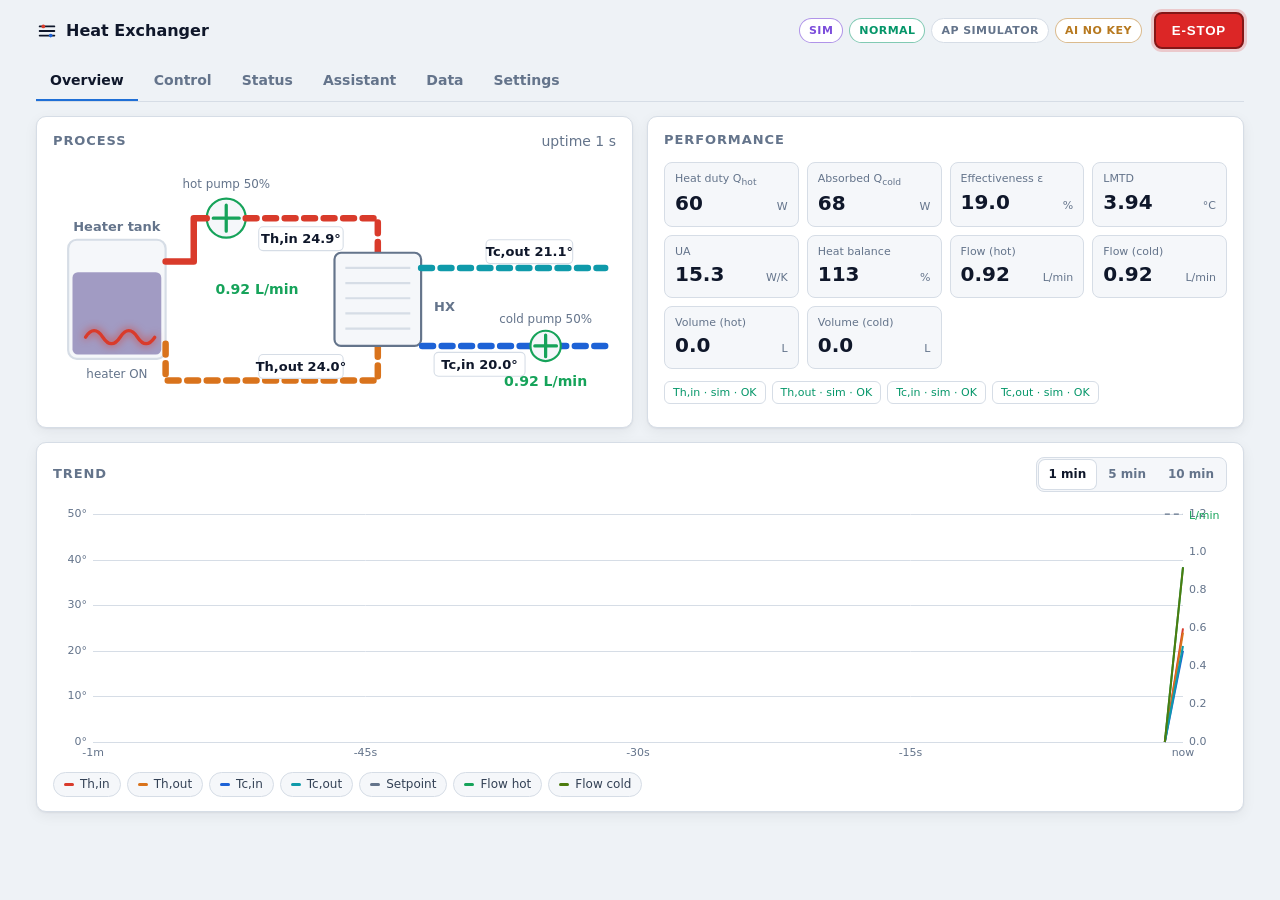
<file: docs/index.html>
<!-- Hosted client-side simulator. Generated by src/web/build_site.py; edit src/web/* and rebuild instead of editing this file. -->
<!DOCTYPE html>
<html lang="en">
<head>
  <meta charset="UTF-8">
  <meta name="viewport" content="width=device-width, initial-scale=1.0">
  <meta name="color-scheme" content="dark light">
  <title>Heat Exchanger Control</title>
  <style>
:root {
  --bg: #0b0f14;
  --surface: #121821;
  --surface-2: #18202b;
  --border: #263140;
  --text: #c9d4e0;
  --text-strong: #f1f5f9;
  --muted: #7d8a99;
  --accent: #4ea1ff;
  --hot: #ff6b5b;
  --hot-2: #ffa25b;
  --cold: #3d8bff;
  --cold-2: #33d6e6;
  --flow: #3ccf7a;
  --flow-cold: #a3e635;
  --warn: #e3a72f;
  --danger: #ef4444;
  --ok: #34d399;
  --sim: #b98cff;
  --radius: 10px;
  --shadow: 0 1px 0 rgba(255, 255, 255, 0.03) inset, 0 6px 18px rgba(0, 0, 0, 0.25);
}

@media (prefers-color-scheme: light) {
  :root:not([data-theme="dark"]) {
    --bg: #eef2f6;
    --surface: #ffffff;
    --surface-2: #f5f7fa;
    --border: #d6dde6;
    --text: #334155;
    --text-strong: #0f172a;
    --muted: #64748b;
    --accent: #1f6fd6;
    --hot: #d93b2b;
    --hot-2: #d9731c;
    --cold: #1d62d6;
    --cold-2: #0f9aaa;
    --flow: #16a35a;
    --flow-cold: #4d7c0f;
    --warn: #b7791f;
    --danger: #dc2626;
    --ok: #059669;
    --sim: #7c4ddb;
    --shadow: 0 1px 2px rgba(15, 23, 42, 0.06), 0 4px 14px rgba(15, 23, 42, 0.06);
  }
}

* { box-sizing: border-box; margin: 0; padding: 0; }

body {
  background: var(--bg);
  color: var(--text);
  font: 14px/1.45 system-ui, -apple-system, "Segoe UI", Roboto, sans-serif;
  padding: 0 16px 32px;
  max-width: 1240px;
  margin: 0 auto;
}

.hidden { display: none !important; }
.muted { color: var(--muted); }
.small { font-size: 12px; }
.mt { margin-top: 8px; }
b { color: var(--text-strong); }

/* ---------- top bar ---------- */
.topbar {
  position: sticky; top: 0; z-index: 10;
  display: flex; align-items: center; gap: 12px; flex-wrap: wrap;
  padding: 12px 0;
  background: var(--bg);
}
.brand { display: flex; align-items: center; gap: 8px; font-weight: 700; font-size: 16px; color: var(--text-strong); margin-right: auto; }
.chips { display: flex; gap: 6px; flex-wrap: wrap; }
.chip {
  font-size: 11px; font-weight: 700; letter-spacing: .04em; text-transform: uppercase;
  padding: 4px 9px; border-radius: 999px; border: 1px solid var(--border); color: var(--muted);
  background: var(--surface);
}
.chip-ok { color: var(--ok); border-color: color-mix(in srgb, var(--ok) 50%, transparent); }
.chip-trip { color: #fff; background: var(--danger); border-color: var(--danger); animation: pulse 1s infinite; }
.chip-sim { color: var(--sim); border-color: color-mix(in srgb, var(--sim) 60%, transparent); }
.chip-on { color: var(--accent); border-color: color-mix(in srgb, var(--accent) 50%, transparent); }
.chip-warn { color: var(--warn); border-color: color-mix(in srgb, var(--warn) 50%, transparent); }
@keyframes pulse { 50% { opacity: .55; } }

.btn-estop {
  background: var(--danger); color: #fff; border: 2px solid color-mix(in srgb, var(--danger) 60%, #000);
  font-weight: 800; letter-spacing: .06em; padding: 9px 16px; border-radius: 8px; cursor: pointer;
  box-shadow: 0 0 0 3px color-mix(in srgb, var(--danger) 20%, transparent);
}
.btn-estop:active { transform: translateY(1px); }

/* ---------- tabs ---------- */
.tabs { display: flex; gap: 2px; border-bottom: 1px solid var(--border); margin-bottom: 14px; overflow-x: auto; }
.tab {
  background: none; border: none; color: var(--muted); padding: 9px 14px; cursor: pointer; font: inherit; font-weight: 600;
  border-bottom: 2px solid transparent; white-space: nowrap; position: relative;
}
.tab:hover { color: var(--text-strong); }
.tab.active { color: var(--text-strong); border-bottom-color: var(--accent); }
.dot { display: inline-block; width: 7px; height: 7px; border-radius: 50%; background: var(--accent); vertical-align: middle; }
.tab-panel { display: none; }
.tab-panel.active { display: block; }

/* ---------- layout ---------- */
.grid { display: grid; gap: 14px; margin-bottom: 14px; }
.grid-2 { grid-template-columns: repeat(auto-fit, minmax(min(100%, 420px), 1fr)); }
.grid-chat { grid-template-columns: minmax(0, 1.5fr) minmax(0, 1fr); }
@media (max-width: 860px) { .grid-chat { grid-template-columns: 1fr; } }
.stack { display: grid; gap: 14px; align-content: start; }

.card { background: var(--surface); border: 1px solid var(--border); border-radius: var(--radius); padding: 14px 16px; box-shadow: var(--shadow); margin-bottom: 14px; }
.grid > .card, .stack > .card { margin-bottom: 0; }
.card-h { display: flex; align-items: center; justify-content: space-between; gap: 8px; margin-bottom: 12px; flex-wrap: wrap; }
.card-h h2 { font-size: 13px; text-transform: uppercase; letter-spacing: .07em; color: var(--muted); font-weight: 700; }

.pill { font-size: 11px; font-weight: 700; padding: 3px 9px; border-radius: 999px; background: var(--surface-2); border: 1px solid var(--border); color: var(--muted); text-transform: uppercase; }
.pill.on { color: var(--flow); border-color: var(--flow); }
.pill.hot { color: #fff; background: var(--hot); border-color: var(--hot); }
.pill.wait { color: var(--warn); border-color: var(--warn); }
.pill.sim { color: var(--sim); border-color: var(--sim); }

/* ---------- schematic ---------- */
.schematic { width: 100%; height: auto; display: block; }
.sx-tank { fill: var(--surface-2); stroke: var(--border); stroke-width: 2; }
.sx-water { fill: color-mix(in srgb, var(--hot) 30%, transparent); transition: fill .6s; }
.sx-coil { fill: none; stroke: var(--muted); stroke-width: 3; stroke-linecap: round; }
.sx-coil.on { stroke: var(--hot); filter: drop-shadow(0 0 4px var(--hot)); }
.sx-hx { fill: var(--surface-2); stroke: var(--muted); stroke-width: 2; }
.sx-plates { stroke: var(--border); stroke-width: 2; }
.sx-pipe { fill: none; stroke-width: 6; stroke-linecap: round; stroke-linejoin: round; }
.sx-pipe.hot { stroke: var(--hot); }
.sx-pipe.hot-ret { stroke: var(--hot-2); }
.sx-pipe.cold { stroke: var(--cold); }
.sx-pipe.cold-ret { stroke: var(--cold-2); }
.flowline.moving { stroke-dasharray: 10 8; animation: flow 1s linear infinite; }
@keyframes flow { to { stroke-dashoffset: -18; } }
.sx-pump { fill: var(--surface-2); stroke: var(--muted); stroke-width: 2; }
.sx-pump.on { stroke: var(--flow); }
.sx-imp { stroke: var(--muted); stroke-width: 3; stroke-linecap: round; transform-origin: 160px 50px; }
.sx-imp.on { stroke: var(--flow); animation: spin .8s linear infinite; }
.sx-imp-cold { transform-origin: 455px 168px; }
@keyframes spin { to { transform: rotate(360deg); } }
.sx-label { fill: var(--muted); font-size: 12px; font-weight: 600; }
.sx-small { fill: var(--muted); font-size: 11px; }
.sx-flow { fill: var(--flow); font-size: 13px; font-weight: 700; }
.sx-tag rect { fill: var(--surface); stroke: var(--border); }
.sx-tag text { fill: var(--text-strong); font-size: 12px; font-weight: 600; font-variant-numeric: tabular-nums; }
.sx-tag.bad rect { stroke: var(--danger); }
.sx-tag.bad text { fill: var(--danger); }

/* ---------- KPIs ---------- */
.kpis { display: grid; grid-template-columns: repeat(auto-fill, minmax(118px, 1fr)); gap: 8px; }
.kpi { background: var(--surface-2); border: 1px solid var(--border); border-radius: 8px; padding: 8px 10px; display: grid; grid-template-columns: 1fr auto; align-items: baseline; }
.kpi-l { grid-column: 1 / -1; font-size: 11px; color: var(--muted); }
.kpi-v { font-size: 20px; font-weight: 700; color: var(--text-strong); font-variant-numeric: tabular-nums; }
.kpi-u { font-size: 11px; color: var(--muted); margin-left: 4px; }
.probe-row { display: flex; gap: 6px; flex-wrap: wrap; margin-top: 12px; }
.probe { font-size: 11px; padding: 3px 8px; border-radius: 6px; border: 1px solid var(--border); color: var(--muted); }
.probe.ok { color: var(--ok); }
.probe.bad { color: var(--danger); border-color: var(--danger); }

/* ---------- chart ---------- */
.chart-wrap { position: relative; }
#chart { width: 100%; height: 260px; display: block; }
.chart-tip { position: absolute; top: 6px; pointer-events: none; background: var(--surface-2); border: 1px solid var(--border); border-radius: 6px; padding: 6px 8px; font-size: 11px; line-height: 1.5; white-space: nowrap; font-variant-numeric: tabular-nums; }
.legend { display: flex; flex-wrap: wrap; gap: 6px; margin-top: 8px; }
.legend button { background: var(--surface-2); border: 1px solid var(--border); color: var(--text); border-radius: 999px; padding: 3px 10px; font: inherit; font-size: 12px; cursor: pointer; display: flex; align-items: center; gap: 6px; }
.legend button i { width: 10px; height: 3px; border-radius: 2px; display: inline-block; }
.legend button.off { opacity: .4; }

/* ---------- controls ---------- */
.seg { display: inline-flex; background: var(--surface-2); border: 1px solid var(--border); border-radius: 8px; padding: 2px; gap: 2px; flex-wrap: wrap; }
.seg button { background: none; border: none; color: var(--muted); font: inherit; font-size: 12px; font-weight: 600; padding: 6px 10px; border-radius: 6px; cursor: pointer; }
.seg button.active { background: var(--surface); color: var(--text-strong); box-shadow: 0 0 0 1px var(--border); }
.seg-wide { display: flex; margin-bottom: 12px; }
.seg-wide button { flex: 1; }

.lbl { display: block; font-size: 12px; color: var(--muted); margin: 10px 0 4px; }
input[type=range] { width: 100%; accent-color: var(--accent); }
input[type=number], input[type=text], input[type=password], select {
  width: 100%; background: var(--surface-2); border: 1px solid var(--border); color: var(--text-strong);
  border-radius: 6px; padding: 7px 9px; font: inherit;
}
input:focus, select:focus, button:focus-visible { outline: 2px solid color-mix(in srgb, var(--accent) 70%, transparent); outline-offset: 1px; }
.inline { display: flex; gap: 8px; align-items: center; }
.inline input { flex: 1; }

.btn {
  display: inline-flex; align-items: center; justify-content: center; text-decoration: none;
  background: var(--surface-2); color: var(--text-strong); border: 1px solid var(--border);
  border-radius: 7px; padding: 7px 12px; font: inherit; font-weight: 600; font-size: 13px; cursor: pointer; white-space: nowrap;
}
.btn:hover { border-color: var(--muted); }
.btn:disabled { opacity: .5; cursor: not-allowed; }
.btn-primary { background: var(--accent); border-color: var(--accent); color: #fff; }
.btn-hot { background: var(--hot); border-color: var(--hot); color: #fff; }
.btn-sm { padding: 4px 10px; font-size: 12px; }
.btn-row { display: flex; gap: 8px; margin-top: 12px; flex-wrap: wrap; }
.link { background: none; border: none; color: var(--muted); font: inherit; font-size: 12px; cursor: pointer; text-decoration: underline; }

.meter-row { display: grid; gap: 6px; margin-top: 14px; }
.meter { display: grid; grid-template-columns: 56px 1fr 64px; gap: 8px; align-items: center; font-size: 12px; color: var(--muted); }
.meter b { text-align: right; font-variant-numeric: tabular-nums; }
.bar { height: 8px; background: var(--surface-2); border: 1px solid var(--border); border-radius: 99px; overflow: hidden; }
.bar i { display: block; height: 100%; width: 0; background: var(--accent); transition: width .4s; }
.bar.flow i { background: var(--flow); }
.bar.hot i { background: var(--hot); }

.checklist { list-style: none; margin-top: 12px; display: grid; gap: 4px; font-size: 12px; }
.checklist li::before { content: "●"; margin-right: 6px; }
.checklist li.ok::before { color: var(--ok); }
.checklist li.no::before { color: var(--danger); }
.checklist li.na { color: var(--muted); }
.checklist li.na::before { color: var(--muted); }

.form-grid { display: grid; grid-template-columns: repeat(auto-fill, minmax(150px, 1fr)); gap: 10px; }
.form-grid label { font-size: 12px; color: var(--muted); display: grid; gap: 4px; }
.form-grid small { color: var(--muted); opacity: .8; }

.switch { display: inline-flex; align-items: center; gap: 8px; font-size: 12px; color: var(--text); cursor: pointer; user-select: none; }
.switch.block { display: flex; margin-top: 12px; }
.switch input { display: none; }
.switch span { width: 32px; height: 18px; border-radius: 99px; background: var(--border); position: relative; transition: background .2s; flex: none; }
.switch span::after { content: ""; position: absolute; top: 2px; left: 2px; width: 14px; height: 14px; border-radius: 50%; background: #fff; transition: transform .2s; }
.switch input:checked + span { background: var(--accent); }
.switch input:checked + span::after { transform: translateX(14px); }
.checks { display: grid; gap: 8px; }

/* ---------- chat ---------- */
.chat-card { display: flex; flex-direction: column; min-height: 520px; }
.chat-log { flex: 1; overflow-y: auto; display: flex; flex-direction: column; gap: 8px; padding: 4px 2px 8px; max-height: 60vh; min-height: 280px; }
.msg { max-width: 88%; padding: 8px 11px; border-radius: 12px; white-space: pre-wrap; word-wrap: break-word; font-size: 13px; }
.msg.user { align-self: flex-end; background: var(--accent); color: #fff; border-bottom-right-radius: 4px; }
.msg.assistant { align-self: flex-start; background: var(--surface-2); border: 1px solid var(--border); border-bottom-left-radius: 4px; }
.msg.system { align-self: center; max-width: 100%; background: none; color: var(--muted); font-size: 12px; border: 1px dashed var(--border); font-family: ui-monospace, SFMono-Regular, Menlo, monospace; }
.msg .cmds { margin-top: 8px; display: flex; flex-wrap: wrap; gap: 6px; align-items: center; }
.msg .cmd { font: 11px ui-monospace, SFMono-Regular, Menlo, monospace; background: var(--surface); border: 1px solid var(--border); border-radius: 5px; padding: 2px 6px; }
.msg .res { margin-top: 6px; font-size: 11px; color: var(--muted); }
.msg.streaming { opacity: .96; }
.msg.streaming::after { content: "▍"; margin-left: 2px; color: var(--accent); animation: blink 1s steps(2, start) infinite; }
.typing { font-size: 12px; color: var(--muted); padding: 2px 4px 6px; display: flex; gap: 3px; align-items: center; }
.typing i { width: 6px; height: 6px; border-radius: 50%; background: var(--muted); animation: blink 1.2s infinite; }
.typing i:nth-child(2) { animation-delay: .2s; }
.typing i:nth-child(3) { animation-delay: .4s; }
@keyframes blink { 50% { opacity: .2; } }
.quick { display: flex; gap: 6px; flex-wrap: wrap; margin: 4px 0 8px; }
.quick button { background: var(--surface-2); border: 1px solid var(--border); color: var(--text); border-radius: 999px; padding: 4px 10px; font: inherit; font-size: 12px; cursor: pointer; }
.chat-form { display: flex; gap: 8px; }
.chat-form input { flex: 1; }
.chat-foot { text-align: right; margin-top: 6px; }

.ai-box { background: var(--surface-2); border: 1px solid var(--border); border-radius: 8px; padding: 10px; font-size: 13px; white-space: pre-wrap; }
.ai-box .rec { margin-top: 8px; color: var(--accent); font-weight: 600; }
.ai-box .warn { margin-top: 6px; color: var(--danger); }

/* ---------- status tab ---------- */
.status-box { display: flex; align-items: center; justify-content: space-between; gap: 12px; padding: 10px 12px; border-radius: 8px; margin-bottom: 10px; font-size: 13px; }
.status-danger { background: color-mix(in srgb, var(--danger) 16%, var(--surface)); border: 1px solid var(--danger); color: var(--text-strong); }
.status-warn { background: color-mix(in srgb, var(--warn) 12%, var(--surface)); border: 1px solid color-mix(in srgb, var(--warn) 55%, transparent); }
.status-list { list-style: none; display: grid; gap: 6px; font-size: 13px; }
.status-list li { display: flex; gap: 8px; align-items: flex-start; padding: 7px 10px; border-radius: 7px; background: var(--surface-2); border: 1px solid var(--border); }
.status-list li::before { content: "!"; flex: none; width: 16px; height: 16px; border-radius: 50%; text-align: center; font-size: 11px; font-weight: 800; line-height: 16px; background: var(--warn); color: #000; }
.status-list li.ok::before { content: "✓"; background: var(--ok); color: #fff; }
.status-list li.info::before { content: "i"; background: var(--accent); color: #fff; }
.status-list li.sim::before { content: "S"; background: var(--sim); color: #fff; }
.status-list li:empty { display: none; }
.pill.trip { color: #fff; background: var(--danger); border-color: var(--danger); }
.pill.sim { color: var(--sim); border-color: var(--sim); }

/* ---------- misc ---------- */
.kv { width: 100%; border-collapse: collapse; font-size: 12px; }
.kv td { padding: 5px 0; border-bottom: 1px solid var(--border); }
.kv td:first-child { color: var(--muted); width: 45%; }
.kv td:last-child { font-variant-numeric: tabular-nums; font-family: ui-monospace, SFMono-Regular, Menlo, monospace; }

.toasts { position: fixed; right: 16px; bottom: 16px; display: grid; gap: 8px; z-index: 50; max-width: min(380px, calc(100vw - 32px)); }
.toast { background: var(--surface); border: 1px solid var(--border); border-left: 4px solid var(--accent); border-radius: 8px; padding: 9px 12px; font-size: 13px; box-shadow: var(--shadow); animation: slide .2s ease-out; }
.toast.err { border-left-color: var(--danger); }
.toast.ok { border-left-color: var(--ok); }
@keyframes slide { from { transform: translateY(8px); opacity: 0; } }

@media (max-width: 520px) {
  body { padding: 0 10px 24px; }
  .kpi-v { font-size: 17px; }
  .btn-estop { padding: 8px 12px; }
}
.form-grid label.switch { display: flex; align-self: end; padding-bottom: 8px; color: var(--text); }

</style>
</head>
<body>
  <header class="topbar">
    <div class="brand">
      <svg viewBox="0 0 24 24" width="22" height="22" aria-hidden="true"><path d="M4 7h16M4 12h16M4 17h16" stroke="currentColor" stroke-width="2" fill="none" stroke-linecap="round"/><circle cx="8" cy="7" r="2" fill="var(--hot)"/><circle cx="16" cy="17" r="2" fill="var(--cold)"/></svg>
      <span>Heat Exchanger</span>
    </div>
    <div class="chips">
      <span id="chipSource" class="chip">HW</span>
      <span id="chipSafety" class="chip chip-ok">NORMAL</span>
      <span id="chipNet" class="chip">AP</span>
      <span id="chipAi" class="chip">AI</span>
    </div>
    <button class="btn-estop" id="btnEstop" title="Emergency stop: heater off, both pumps stopped">E-STOP</button>
  </header>

  <nav class="tabs" role="tablist">
    <button class="tab active" data-tab="overview">Overview</button>
    <button class="tab" data-tab="control">Control</button>
    <button class="tab" data-tab="status">Status <span id="statusDot" class="dot hidden"></span></button>
    <button class="tab" data-tab="assistant">Assistant <span id="chatDot" class="dot hidden"></span></button>
    <button class="tab" data-tab="data">Data</button>
    <button class="tab" data-tab="settings">Settings</button>
  </nav>

  <main>
    <!-- ================= OVERVIEW ================= -->
    <section id="tab-overview" class="tab-panel active">
      <div class="grid grid-2">
        <div class="card">
          <div class="card-h"><h2>Process</h2><span id="lblUptime" class="muted">--</span></div>
          <svg id="schematic" viewBox="0 0 520 230" class="schematic" role="img" aria-label="Process schematic">
            <!-- tank -->
            <rect x="14" y="70" width="90" height="110" rx="8" class="sx-tank"/>
            <rect id="sxTankFill" x="18" y="100" width="82" height="76" rx="5" class="sx-water"/>
            <path id="sxCoil" d="M30 160 q8 -12 16 0 t16 0 t16 0 t16 0" class="sx-coil"/>
            <text x="59" y="62" class="sx-label" text-anchor="middle">Heater tank</text>
            <text id="sxHeater" x="59" y="198" class="sx-small" text-anchor="middle">heater OFF</text>
            <!-- hot pump -->
            <circle id="sxPump" cx="160" cy="50" r="18" class="sx-pump"/>
            <path id="sxImpeller" d="M160 38 L160 62 M148 50 L172 50" class="sx-imp"/>
            <text id="sxPumpTxt" x="160" y="22" class="sx-small" text-anchor="middle">hot pump 0%</text>
            <!-- hot path: tank -> pump -> HX in ; HX out -> tank -->
            <path d="M104 90 H130 V50 H142" class="sx-pipe hot"/>
            <path d="M178 50 H300 V82" class="sx-pipe hot flowline" id="sxHotIn"/>
            <path d="M300 168 V200 H104 V160" class="sx-pipe hot-ret flowline" id="sxHotOut"/>
            <!-- exchanger -->
            <rect x="260" y="82" width="80" height="86" rx="6" class="sx-hx"/>
            <path d="M270 96 H330 M270 110 H330 M270 124 H330 M270 138 H330 M270 152 H330" class="sx-plates"/>
            <text x="352" y="136" class="sx-label">HX</text>
            <!-- cold path with its own pump on the inlet -->
            <path d="M510 168 H469" class="sx-pipe cold flowline" id="sxColdInA"/>
            <path d="M441 168 H340" class="sx-pipe cold flowline" id="sxColdInB"/>
            <path d="M340 96 H510" class="sx-pipe cold-ret flowline" id="sxColdOut"/>
            <circle id="sxColdPump" cx="455" cy="168" r="14" class="sx-pump"/>
            <path id="sxColdImpeller" d="M455 158 L455 178 M445 168 L465 168" class="sx-imp sx-imp-cold"/>
            <text id="sxColdPumpTxt" x="455" y="147" class="sx-small" text-anchor="middle">cold pump 0%</text>
            <!-- temperature tags -->
            <g class="sx-tag"><rect x="190" y="58" width="78" height="22" rx="4"/><text id="sxThIn" x="229" y="73" text-anchor="middle">Th,in --</text></g>
            <g class="sx-tag"><rect x="190" y="176" width="78" height="22" rx="4"/><text id="sxThOut" x="229" y="191" text-anchor="middle">Th,out --</text></g>
            <g class="sx-tag"><rect x="352" y="174" width="84" height="22" rx="4"/><text id="sxTcIn" x="394" y="189" text-anchor="middle">Tc,in --</text></g>
            <g class="sx-tag"><rect x="400" y="70" width="80" height="22" rx="4"/><text id="sxTcOut" x="440" y="85" text-anchor="middle">Tc,out --</text></g>
            <text id="sxFlowHot" x="150" y="120" class="sx-flow">-- L/min</text>
            <text id="sxFlowCold" x="455" y="205" class="sx-flow" text-anchor="middle">-- L/min</text>
          </svg>
        </div>

        <div class="card">
          <div class="card-h"><h2>Performance</h2><span id="lblThermoValid" class="muted"></span></div>
          <div class="kpis">
            <div class="kpi"><span class="kpi-l">Heat duty Q<sub>hot</sub></span><span class="kpi-v" id="kQh">--</span><span class="kpi-u">W</span></div>
            <div class="kpi"><span class="kpi-l">Absorbed Q<sub>cold</sub></span><span class="kpi-v" id="kQc">--</span><span class="kpi-u">W</span></div>
            <div class="kpi"><span class="kpi-l">Effectiveness ε</span><span class="kpi-v" id="kEff">--</span><span class="kpi-u">%</span></div>
            <div class="kpi"><span class="kpi-l">LMTD</span><span class="kpi-v" id="kLmtd">--</span><span class="kpi-u">°C</span></div>
            <div class="kpi"><span class="kpi-l">UA</span><span class="kpi-v" id="kUa">--</span><span class="kpi-u">W/K</span></div>
            <div class="kpi"><span class="kpi-l">Heat balance</span><span class="kpi-v" id="kBal">--</span><span class="kpi-u">%</span></div>
            <div class="kpi"><span class="kpi-l">Flow (hot)</span><span class="kpi-v" id="kFlow">--</span><span class="kpi-u">L/min</span></div>
            <div class="kpi"><span class="kpi-l">Flow (cold)</span><span class="kpi-v" id="kFlowCold">--</span><span class="kpi-u">L/min</span></div>
            <div class="kpi"><span class="kpi-l">Volume (hot)</span><span class="kpi-v" id="kVol">--</span><span class="kpi-u">L</span></div>
            <div class="kpi"><span class="kpi-l">Volume (cold)</span><span class="kpi-v" id="kVolCold">--</span><span class="kpi-u">L</span></div>
          </div>
          <div class="probe-row" id="probeRow"></div>
        </div>
      </div>

      <div class="card">
        <div class="card-h">
          <h2>Trend</h2>
          <div class="seg" id="segWindow">
            <button data-win="60" class="active">1 min</button>
            <button data-win="300">5 min</button>
            <button data-win="600">10 min</button>
          </div>
        </div>
        <div class="chart-wrap"><canvas id="chart" aria-label="Temperature and flow trend"></canvas><div id="chartTip" class="chart-tip hidden"></div></div>
        <div class="legend" id="legend"></div>
      </div>
    </section>

    <!-- ================= CONTROL ================= -->
    <section id="tab-control" class="tab-panel">
      <div class="grid grid-2">
        <!-- Hot-side pump -->
        <div class="card">
          <div class="card-h"><h2>Pump · hot loop</h2><span id="lblPumpState" class="pill">STOPPED</span></div>
          <div class="seg seg-wide" id="segPumpMode">
            <button data-pmode="0" class="active">Manual speed</button>
            <button data-pmode="1">Flow setpoint</button>
          </div>
          <div id="pumpManual">
            <label class="lbl">Speed <b id="lblPumpCmd">0</b>%</label>
            <input type="range" id="rngPump" min="0" max="100" step="1" value="0">
            <div class="btn-row">
              <button class="btn" data-pump="0">Stop</button>
              <button class="btn" data-pump="30">30%</button>
              <button class="btn" data-pump="60">60%</button>
              <button class="btn" data-pump="100">100%</button>
            </div>
          </div>
          <div id="pumpFlow" class="hidden">
            <label class="lbl">Flow setpoint (L/min)</label>
            <div class="inline">
              <input type="number" id="numFlowSp" min="0" max="30" step="0.1" value="2.0">
              <button class="btn btn-primary" id="btnFlowSp">Apply</button>
              <button class="btn" data-pump="0">Stop</button>
            </div>
          </div>
          <div class="meter-row">
            <div class="meter"><span>Actual</span><div class="bar"><i id="barPump"></i></div><b id="lblPumpAct">0%</b></div>
            <div class="meter"><span>Flow</span><div class="bar flow"><i id="barFlow"></i></div><b id="lblFlowAct">0.00</b></div>
          </div>
        </div>

        <!-- Cold-side pump -->
        <div class="card">
          <div class="card-h"><h2>Pump · cold loop</h2><span id="lblColdPumpState" class="pill">STOPPED</span></div>
          <div class="seg seg-wide" id="segColdPumpMode">
            <button data-cpmode="0" class="active">Manual speed</button>
            <button data-cpmode="1">Flow setpoint</button>
          </div>
          <div id="coldPumpManual">
            <label class="lbl">Speed <b id="lblColdPumpCmd">0</b>%</label>
            <input type="range" id="rngColdPump" min="0" max="100" step="1" value="0">
            <div class="btn-row">
              <button class="btn" data-cpump="0">Stop</button>
              <button class="btn" data-cpump="30">30%</button>
              <button class="btn" data-cpump="60">60%</button>
              <button class="btn" data-cpump="100">100%</button>
            </div>
          </div>
          <div id="coldPumpFlow" class="hidden">
            <label class="lbl">Flow setpoint (L/min)</label>
            <div class="inline">
              <input type="number" id="numColdFlowSp" min="0" max="30" step="0.1" value="2.0">
              <button class="btn btn-primary" id="btnColdFlowSp">Apply</button>
              <button class="btn" data-cpump="0">Stop</button>
            </div>
          </div>
          <div class="meter-row">
            <div class="meter"><span>Actual</span><div class="bar"><i id="barColdPump"></i></div><b id="lblColdPumpAct">0%</b></div>
            <div class="meter"><span>Flow</span><div class="bar flow"><i id="barColdFlow"></i></div><b id="lblColdFlowAct">0.00</b></div>
          </div>
        </div>
      </div>

      <div class="grid grid-2">
        <div class="card">
          <div class="card-h"><h2>Heater</h2><span id="lblHeaterState" class="pill">OFF</span></div>
          <div class="seg seg-wide" id="segHeaterMode">
            <button data-hmode="0" class="active">Off</button>
            <button data-hmode="1">Manual</button>
            <button data-hmode="2">Thermostat</button>
            <button data-hmode="3">Time-PWM</button>
            <button data-hmode="4">PID</button>
          </div>
          <div class="hm hm-1 hidden">
            <div class="btn-row">
              <button class="btn btn-hot" data-hman="1">Relay ON</button>
              <button class="btn" data-hman="0">Relay OFF</button>
            </div>
          </div>
          <div class="hm hm-2 hm-4 hidden">
            <label class="lbl">Setpoint <b id="lblSp">50.0</b> °C <span class="muted" id="lblCtrlProbe"></span></label>
            <input type="range" id="rngSp" min="10" max="73" step="0.5" value="50">
          </div>
          <div class="hm hm-3 hidden">
            <label class="lbl">Duty <b id="lblDutyCmd">0</b>% of a 10 s window</label>
            <input type="range" id="rngDuty" min="0" max="100" step="5" value="0">
          </div>
          <div class="meter-row">
            <div class="meter"><span>Output</span><div class="bar hot"><i id="barDuty"></i></div><b id="lblDutyAct">0%</b></div>
          </div>
          <ul class="checklist" id="heaterChecks"></ul>
        </div>

        <div class="card">
          <div class="card-h"><h2>Loop tuning</h2><span class="muted">saved to flash</span></div>
          <div class="form-grid">
            <label>Heater Kp <small>%/°C</small><input type="number" id="cfgKp" step="0.1"></label>
            <label>Heater Ki <small>%/°C·s</small><input type="number" id="cfgKi" step="0.005"></label>
            <label>Heater Kd <small>%·s/°C</small><input type="number" id="cfgKd" step="0.1"></label>
            <label>Hysteresis <small>°C</small><input type="number" id="cfgHyst" step="0.1" min="0.2" max="5"></label>
            <label>Control probe
              <select id="cfgProbe"><option value="0">Hot inlet (Th,in)</option><option value="1">Hot outlet (Th,out)</option><option value="2">Cold inlet (Tc,in)</option><option value="3">Cold outlet (Tc,out)</option></select>
            </label>
            <label>Hot flow Kp <small>%/(L/min)</small><input type="number" id="cfgFkp" step="0.5"></label>
            <label>Hot flow Ki <small>%/(L/min·s)</small><input type="number" id="cfgFki" step="0.5"></label>
            <label>Cold flow Kp <small>%/(L/min)</small><input type="number" id="cfgFkp2" step="0.5"></label>
            <label>Cold flow Ki <small>%/(L/min·s)</small><input type="number" id="cfgFki2" step="0.5"></label>
          </div>
          <div class="btn-row"><button class="btn btn-primary" id="btnSaveTuning">Save tuning</button></div>
        </div>
      </div>
    </section>

    <!-- ================= STATUS ================= -->
    <section id="tab-status" class="tab-panel">
      <div class="grid grid-2">
        <div class="card">
          <div class="card-h"><h2>System</h2><span id="statOverall" class="pill">--</span></div>
          <table class="kv" id="statTable"></table>
        </div>

        <div class="card">
          <div class="card-h"><h2>Safety</h2><span id="statSafety" class="pill">--</span></div>
          <div id="statTripBox" class="status-box status-danger hidden">
            <div><b id="statTripText">TRIPPED</b><div class="small muted">Heater locked out until reset.</div></div>
            <button class="btn btn-sm" data-action="reset">Reset trip</button>
          </div>
          <ul class="status-list" id="statWarnings" aria-live="polite"></ul>
          <div class="small muted" id="statSafetyExtra"></div>
        </div>

        <div class="card">
          <div class="card-h"><h2>Temperature probes</h2><span class="small muted">DS18B20 · 1-Wire</span></div>
          <div class="probe-row" id="statProbes"></div>
          <p class="small muted mt">All four DS18B20 probes share one 1-Wire bus on GPIO 4 (D4). Slots are mapped from their ROM codes; if two are physically reversed, use <code>swap_probes a b</code> (e.g. via chat or the REST API).</p>
        </div>

        <div class="card">
          <div class="card-h"><h2>Connection &amp; AI</h2><span id="statConn" class="pill">--</span></div>
          <table class="kv" id="statNet"></table>
        </div>
      </div>
    </section>

    <!-- ================= ASSISTANT ================= -->
    <section id="tab-assistant" class="tab-panel">
      <div class="grid grid-chat">
        <div class="card chat-card">
          <div class="card-h">
            <h2>Chat</h2>
            <label class="switch" title="Run commands proposed by Gemini without asking">
              <input type="checkbox" id="chkAutoExec"><span></span> Auto-run AI commands
            </label>
          </div>
          <div id="chatLog" class="chat-log" aria-live="polite"></div>
          <div id="chatTyping" class="typing hidden"><i></i><i></i><i></i> <span id="chatPhase">thinking</span></div>
          <div class="quick" id="quickPrompts">
            <button data-q="status">status</button>
            <button data-q="How is the exchanger performing?">How is it performing?</button>
            <button data-q="Heat the loop to 55 C with PID and 50% pump">Heat to 55 °C</button>
            <button data-q="Why is the heater off?">Why is the heater off?</button>
            <button data-q="help">help</button>
          </div>
          <form id="chatForm" class="chat-form">
            <input type="text" id="chatInput" autocomplete="off" maxlength="500" placeholder="Ask or command, e.g. 'pump 40' or 'what is the UA?'">
            <button class="btn btn-primary" type="submit">Send</button>
          </form>
          <div class="chat-foot"><button class="link" id="btnChatClear">Clear chat</button></div>
        </div>

        <div class="stack">
          <div class="card">
            <div class="card-h"><h2>AI analysis</h2><span id="lblAiScore" class="pill">--/100</span></div>
            <div id="aiReport" class="ai-box muted">No analysis yet.</div>
            <div class="btn-row">
              <button class="btn btn-primary" id="btnAiRun">Analyse now</button>
              <button class="btn hidden" id="btnAiApply">Apply suggestion</button>
            </div>
            <div id="aiStatus" class="small muted"></div>
          </div>
          <div class="card">
            <div class="card-h"><h2>Gemini settings</h2><span id="lblKey" class="small"></span></div>
            <label class="lbl">API key</label>
            <div class="inline">
              <input type="password" id="txtKey" placeholder="Paste key from aistudio.google.com" autocomplete="off">
              <button class="btn btn-primary" id="btnKey">Save</button>
            </div>
            <p class="small muted mt" id="keyHint"></p>
            <label class="lbl">Model</label>
            <select id="selModel">
              <option value="gemini-3.6-flash">gemini-3.6-flash (stable, recommended)</option>
              <option value="gemini-3.8-flash">gemini-3.8-flash (newest)</option>
              <option value="gemini-3.5-flash-lite">gemini-3.5-flash-lite (fastest, cheapest)</option>
              <option value="gemini-3.1-pro-preview">gemini-3.1-pro-preview (deep reasoning, slow)</option>
              <option value="__custom">Custom model id...</option>
            </select>
            <div class="inline hidden" id="customModelRow">
              <input type="text" id="txtModel" placeholder="gemini-...">
              <button class="btn" id="btnModel">Use</button>
            </div>
            <label class="lbl">Periodic analysis</label>
            <select id="selInterval">
              <option value="0">Off (manual only)</option>
              <option value="30000">Every 30 s</option>
              <option value="60000">Every 1 min</option>
              <option value="300000">Every 5 min</option>
            </select>
            <label class="switch block"><input type="checkbox" id="chkClosedLoop"><span></span> AI closed-loop (slew-limited pump %, Time-PWM duty only)</label>
          </div>
        </div>
      </div>
    </section>

    <!-- ================= DATA ================= -->
    <section id="tab-data" class="tab-panel">
      <div class="card">
        <div class="card-h"><h2>Data logger</h2><span class="muted">1 Hz ring buffer in RAM</span></div>
        <div class="meter"><span>Samples</span><div class="bar"><i id="barLog"></i></div><b id="lblLog">0 / 600</b></div>
        <p class="small muted">Columns: time, 4 temperatures, hot &amp; cold flow, Q<sub>hot</sub>, Q<sub>cold</sub>, LMTD, UA, ε, hot &amp; cold pump %, heater duty, relay state, source (HW/SIM).</p>
        <div class="btn-row">
          <a class="btn btn-primary" href="/api/export.csv" download>Download CSV</a>
          <button class="btn" id="btnLogClear">Clear buffer</button>
        </div>
      </div>
    </section>

    <!-- ================= SETTINGS ================= -->
    <section id="tab-settings" class="tab-panel">
      <div class="grid grid-2">
        <div class="card">
          <div class="card-h"><h2>Simulation</h2><span id="lblSimState" class="pill">--</span></div>
          <p class="small muted">Runs a virtual plant (2 kW heater, 3 kg tank, counter-flow exchanger, two pumps) driven by the real controllers. In <b>Auto</b> the virtual plant also takes over whenever a hardware fault is present and returns to real hardware once it clears. Physical outputs stay off while simulating.</p>
          <div class="seg seg-wide" id="segSim">
            <button data-sim="0">Off</button>
            <button data-sim="2">Auto (fault-tolerant)</button>
            <button data-sim="1">On</button>
          </div>
          <label class="lbl">Inject faults (simulation only)</label>
          <div class="checks">
            <label class="switch"><input type="checkbox" data-fault="1"><span></span> Hot flow blocked</label>
            <label class="switch"><input type="checkbox" data-fault="8"><span></span> Cold flow blocked</label>
            <label class="switch"><input type="checkbox" data-fault="2"><span></span> Th,in probe lost</label>
            <label class="switch"><input type="checkbox" data-fault="4"><span></span> Relay welded</label>
          </div>
        </div>

        <div class="card">
          <div class="card-h"><h2>Wi-Fi station</h2><span id="lblSta" class="pill">--</span></div>
          <div class="inline">
            <input type="text" id="txtSsid" placeholder="Network SSID" list="ssidList">
            <button class="btn" id="btnScan">Scan</button>
          </div>
          <datalist id="ssidList"></datalist>
          <input type="password" id="txtPass" placeholder="Password" class="mt">
          <div class="btn-row"><button class="btn btn-primary" id="btnWifi">Connect &amp; save</button></div>
        </div>

        <div class="card">
          <div class="card-h"><h2>Calibration</h2></div>
          <div class="form-grid">
            <label>Hot flow K-factor <small>Hz per L/min</small><input type="number" id="cfgK" step="0.1"></label>
            <label>Cold flow K-factor <small>Hz per L/min</small><input type="number" id="cfgColdK" step="0.1"></label>
            <label>Hot pump min duty <small>% (dead band)</small><input type="number" id="cfgPmin" min="0" max="80" step="1"></label>
            <label>Cold pump min duty <small>% (dead band)</small><input type="number" id="cfgColdPmin" min="0" max="80" step="1"></label>
          </div>
          <div class="btn-row"><button class="btn btn-primary" id="btnSaveCal">Save calibration</button></div>
        </div>

        <div class="card">
          <div class="card-h"><h2>System</h2></div>
          <table class="kv" id="sysTable"></table>
        </div>
      </div>
    </section>
  </main>

  <div id="toasts" class="toasts" aria-live="polite"></div>
  <script>window.HX_SITE_CONFIG = { apiKey: '', model: '' };</script>
<script>
/*
 * Hosted client-side simulator for the Heat Exchanger dashboard.
 *
 * This is a JavaScript port of the firmware's virtual rig
 * (src/sim/PlantSimulator.hpp, Thermodynamics.hpp, SafetyManager.hpp,
 * PumpController.hpp, HeaterController.hpp, Pid.hpp). It intercepts the
 * dashboard's /api/* requests and answers them locally, so the exact same UI
 * (KPIs, trend chart, controls, status tab, CSV export) runs on any static host
 * - GitHub Pages, a file:// open, wherever - with no ESP32 attached.
 *
 * Load it BEFORE app.js.
 */
(function () {
  'use strict';

  // =====================================================================
  // Constants (mirror src/config.h + PlantSimulator.hpp)
  // =====================================================================
  var K = {
    cp: 4184, rho: 1.0,
    heaterW: 2000, tankKg: 3.0, hxUA: 180, tankLoss: 4.0,
    ambient: 25, coldSupply: 20, maxFlow: 8.0, flowTau: 1.5, probeTau: 3.0,
    minFlowHeater: 0.3, minColdFlow: 0.3, zeroFlowTimeoutMs: 1500,
    maxSafeTemp: 75, minPlausible: -10, maxPlausible: 110, disconnect: -127,
    bootGraceMs: 4000, pumpDryRunMs: 15000,
    pumpMinDuty: 25, pumpRampPctPerS: 50, pumpKickstartMs: 250,
    heaterWindowMs: 10000, heaterMinPulseMs: 1000, heaterMinSwitchMs: 5000,
    pwmMax: 1023,
    logCapacity: 600,
    resolutionBits: 12
  };

  var PROBE_NAMES = ['Hot In', 'Hot Out', 'Cold In', 'Cold Out'];
  var PROBE_ROMS = ['28FF64A1B2C3D401', '28FF64A1B2C3D402', '28FF64A1B2C3D403', '28FF64A1B2C3D404'];

  // Fault bits (mirror SimFault)
  var F_HOT_BLOCKED = 1, F_THIN_LOST = 2, F_RELAY_WELD = 4, F_COLD_BLOCKED = 8;

  // =====================================================================
  // Helpers
  // =====================================================================
  var now = function () { return performance.now(); };
  function clamp(v, a, b) { return v < a ? a : (v > b ? b : v); }
  function round16(v) { return Math.round(v * 16) / 16; }

  // Discrete PID (mirror Pid.hpp): D on measurement, conditional-integration
  // anti-windup, bumpless reset.
  function Pid(kp, ki, kd, outMin, outMax) {
    this.kp = kp; this.ki = ki; this.kd = kd;
    this.outMin = outMin; this.outMax = outMax;
    this.integral = 0; this.prevMeas = 0; this.dFiltered = 0; this.output = 0; this.primed = false;
  }
  Pid.prototype.setGains = function (kp, ki, kd) {
    if (ki > 1e-6 && this.ki > 1e-6) this.integral *= this.ki / ki;
    this.kp = kp; this.ki = ki; this.kd = kd;
  };
  Pid.prototype.reset = function (init) {
    init = init || 0;
    this.integral = this.ki > 1e-6 ? clamp(init, this.outMin, this.outMax) / this.ki : 0;
    this.dFiltered = 0; this.primed = false; this.output = init;
  };
  Pid.prototype.update = function (sp, meas, dt) {
    if (dt <= 0) return this.output;
    if (!this.primed) { this.prevMeas = meas; this.primed = true; }
    var err = sp - meas;
    var dMeas = (meas - this.prevMeas) / dt; this.prevMeas = meas;
    this.dFiltered += 0.2 * (dMeas - this.dFiltered);
    var p = this.kp * err, d = -this.kd * this.dFiltered;
    var unsat = p + this.ki * this.integral + d;
    var pHi = unsat >= this.outMax && err > 0;
    var pLo = unsat <= this.outMin && err < 0;
    if (!pHi && !pLo) this.integral += err * dt;
    this.output = clamp(p + this.ki * this.integral + d, this.outMin, this.outMax);
    return this.output;
  };

  // =====================================================================
  // State
  // =====================================================================
  var plant = {
    tankC: K.ambient, flowHot: 0, flowCold: 0, totalHot: 0, totalCold: 0,
    probe: [K.ambient, K.ambient, K.coldSupply, K.coldSupply], heaterPower: 0
  };
  var thermo = { thIn: 0, thOut: 0, tcIn: 0, tcOut: 0, deltaTh: 0, deltaTc: 0, valid: false,
                 qHot: 0, qCold: 0, lmtd: 0, ua: 0, eff: 0, balance: 0 };

  function newPump(minDuty, kp, ki) {
    return { mode: 0, target: 0, cur: 0, flowSp: 0, minDuty: minDuty,
             pid: new Pid(kp, ki, 0, 0, 100), kickUntil: 0, driving: false, dutyRaw: 0 };
  }
  var pump = newPump(K.pumpMinDuty, 8, 4);
  var pumpCold = newPump(K.pumpMinDuty, 8, 4);

  var heater = { mode: 0, manual: false, target: 50, hyst: 1, dutySetting: 0, dutyOutput: 0,
                 demand: false, relay: false, kp: 8, ki: 0.05, kd: 0, controlProbe: 0,
                 lastSwitch: 0, windowStart: now(), lastPidT: now(),
                 pid: new Pid(8, 0.05, 0, 0, 100) };

  var safety = { err: 0, warnings: 0, trips: 0, lowFlowStart: 0, dryRunStart: 0,
                 boot: now(), permissive: false, tripDetail: 0, maxValidTemp: -999 };

  var simMode = 2, simFaults = 0;
  var kHot = 7.5, kCold = 7.5;
  var simStart = now();
  var lastTick = now(), lastLog = now();

  // Boot into a running example so the hosted page produces data straight away
  // (heater PID to 50 C, hot pump 60 %, cold pump 50 %). Change or stop it from
  // the UI exactly like the real rig.
  pump.target = 60;
  pumpCold.target = 50;
  heater.mode = 4;
  heater.target = 50;
  heater.windowStart = now();
  heater.lastPidT = now();

  var log = [];
  var chatRev = 0, chatEpoch = 0, chatMsgs = [];

  // =====================================================================
  // Gemini (browser -> Google directly)
  //   - key: baked into the page via window.HX_SITE_CONFIG (shared by every
  //     visitor, set once at build time) else this browser's localStorage
  //   - chat replies stream token-by-token via :streamGenerateContent?alt=sse
  // =====================================================================
  var SITE = (typeof window !== 'undefined' && window.HX_SITE_CONFIG) || {};
  var AI_STORE = 'hx_sim_ai';
  var ai = {
    key: '', model: 'gemini-3.6-flash', auto: false, interval: 60000,
    closed: false, chatAuto: false, sharedKey: false,
    busy: false, phase: '', streaming: false, lastError: 'OK', latency: 0, requests: 0, errors: 0,
    lastAuto: now(), seq: 0, rec: null
  };
  var appliedSeq = 0;

  function loadAi() {
    var savedModel = false;
    try {
      var s = JSON.parse(localStorage.getItem(AI_STORE) || '{}');
      if (typeof s.key === 'string') ai.key = s.key;
      if (typeof s.model === 'string' && s.model) { ai.model = s.model; savedModel = true; }
      ai.auto = !!s.auto;
      ai.closed = !!s.closed;
      ai.chatAuto = !!s.chatAuto;
      if (typeof s.interval === 'number' && s.interval > 0) ai.interval = s.interval;
    } catch (e) { /* localStorage unavailable */ }
    // A key baked into the page is shared by everybody and wins over anything
    // saved in this browser.
    if (typeof SITE.apiKey === 'string' && SITE.apiKey.trim().length >= 20) {
      ai.key = SITE.apiKey.trim();
      ai.sharedKey = true;
    }
    if (!savedModel && typeof SITE.model === 'string' && SITE.model) ai.model = SITE.model;
  }
  function saveAi() {
    try {
      localStorage.setItem(AI_STORE, JSON.stringify({
        key: ai.sharedKey ? '' : ai.key, model: ai.model, auto: ai.auto, interval: ai.interval,
        closed: ai.closed, chatAuto: ai.chatAuto
      }));
    } catch (e) { /* ignore */ }
  }
  loadAi();

  function aiHasKey() { return ai.key.length >= 20; }

  var ANALYSIS_PROMPT =
    'You are a thermal process engineer supervising a small liquid-to-liquid counter-flow heat exchanger ' +
    'test rig (browser simulation). A relay-switched electric heater warms a hot loop driven by one pump; a ' +
    'second pump drives the cold loop. Using only the telemetry given, assess heat transfer (Q, LMTD, UA, ' +
    'effectiveness, heat balance), spot anomalies, and recommend hot-pump %, cold-pump % and heater duty %. ' +
    'Keep analysis under 60 words. safety_warning is NONE unless there is a concrete risk.';

  var CHAT_PROMPT =
    'You are the operator assistant for an ESP32-style heat exchanger test rig running in a browser ' +
    'simulator. Answer briefly from the LIVE TELEMETRY block; never invent readings. If the operator asks ' +
    'to change the system, put the changes in `commands` using only these actions: set_pump_pct (value ' +
    '0-100), set_flow_setpoint (value L/min 0-30), pump_stop, set_cold_pump_pct (value 0-100), ' +
    'set_cold_flow_setpoint (value L/min 0-30), cold_pump_stop, set_heater_mode (arg: off, manual, ' +
    'thermostatic, time_pwm, pid), set_heater_manual (arg on/off; heater must already be in manual mode), ' +
    'set_target_temp (value C 10-73), set_heater_duty (value 0-100, time_pwm mode), estop, clear_log. To ' +
    'heat to a temperature, prefer pid mode with set_target_temp and make sure the pumps are running. ' +
    'Questions only => empty commands. Plain text, no markdown, under 100 words.';

  var ANALYSIS_SCHEMA = {
    type: 'OBJECT',
    properties: {
      analysis: { type: 'STRING' },
      efficiency_score: { type: 'NUMBER' },
      recommended_pump_pct: { type: 'INTEGER' },
      recommended_cold_pump_pct: { type: 'INTEGER' },
      recommended_heater_duty: { type: 'INTEGER' },
      safety_warning: { type: 'STRING' },
      action: { type: 'STRING', enum: ['MAINTAIN', 'INCREASE_FLOW', 'DECREASE_FLOW', 'INCREASE_HEAT', 'DECREASE_HEAT'] }
    },
    required: ['analysis', 'efficiency_score', 'recommended_pump_pct', 'recommended_heater_duty', 'safety_warning', 'action']
  };
  var CHAT_SCHEMA = {
    type: 'OBJECT',
    properties: {
      reply: { type: 'STRING' },
      commands: {
        type: 'ARRAY',
        items: {
          type: 'OBJECT',
          properties: {
            action: {
              type: 'STRING',
              enum: ['set_pump_pct', 'set_flow_setpoint', 'pump_stop', 'set_cold_pump_pct',
                     'set_cold_flow_setpoint', 'cold_pump_stop', 'set_heater_mode', 'set_heater_manual',
                     'set_target_temp', 'set_heater_duty', 'estop', 'clear_log']
            },
            value: { type: 'NUMBER' },
            arg: { type: 'STRING' }
          },
          required: ['action']
        }
      }
    },
    required: ['reply', 'commands']
  };

  function aiContext() {
    var d = thermo;
    var f = function (v, n) { return v.toFixed(n == null ? 2 : n); };
    return [
      'source=SIMULATION (browser virtual plant, no hardware)',
      'Th_in=' + f(d.thIn) + ' Th_out=' + f(d.thOut) + ' Tc_in=' + f(d.tcIn) + ' Tc_out=' + f(d.tcOut) + ' C',
      'flow_hot=' + f(plant.flowHot) + ' L/min  flow_cold=' + f(plant.flowCold) + ' L/min  Q_hot=' +
        f(d.qHot, 0) + ' W  Q_cold=' + f(d.qCold, 0) + ' W  heat_balance=' + f(d.balance, 0) + '%',
      'LMTD=' + f(d.lmtd) + ' C  UA=' + f(d.ua, 1) + ' W/K  effectiveness=' + f(d.eff, 1) + '%',
      'pump_hot: mode=' + (pump.mode ? 'flow_control' : 'manual') + ' speed=' + Math.round(pump.cur) +
        '% target=' + Math.round(pump.target) + '% flow_setpoint=' + f(pump.flowSp),
      'pump_cold: mode=' + (pumpCold.mode ? 'flow_control' : 'manual') + ' speed=' + Math.round(pumpCold.cur) +
        '% target=' + Math.round(pumpCold.target) + '% flow_setpoint=' + f(pumpCold.flowSp),
      'heater: mode=' + ['OFF', 'MAN', 'THR', 'TPW', 'PID'][heater.mode] + ' relay=' +
        (heater.relay ? 'ON' : 'OFF') + ' demand=' + (heater.demand ? 'yes' : 'no') + ' duty=' +
        currentDuty().toFixed(0) + '% setpoint=' + heater.target.toFixed(1) + ' C control_probe=' +
        PROBE_NAMES[heater.controlProbe],
      'safety: ' + (safety.err ? 'TRIPPED ' + errString(safety.err) : 'normal') + '  warnings=' + safety.warnings,
      'limits: over_temp_trip=' + K.maxSafeTemp + ' C, min_flow_for_heater=' + K.minFlowHeater + ' L/min'
    ].join('\n');
  }

  function addMsg(role, text, cmds) {
    var m = { id: ++chatRev, role: role, text: text, commands: cmds || [],
              executed: false, results: '', streaming: false,
              timeSec: Math.floor((now() - simStart) / 1000) };
    chatMsgs.push(m);
    chatEpoch++;
    if (chatMsgs.length > 40) chatMsgs = chatMsgs.slice(-40);
    return m;
  }

  function runAction(action, value, arg) {
    var a = String(action || '');
    var name = String(arg || '').toLowerCase();
    switch (a) {
      case 'set_pump_pct': return applyControl({ pump_pct: value });
      case 'set_flow_setpoint': return applyControl({ flow_setpoint: value });
      case 'pump_stop': return applyControl({ pump_stop: true });
      case 'set_cold_pump_pct': return applyControl({ cold_pump_pct: value });
      case 'set_cold_flow_setpoint': return applyControl({ cold_flow_setpoint: value });
      case 'cold_pump_stop': return applyControl({ cold_pump_stop: true });
      case 'set_heater_mode': {
        var modes = { off: 0, manual: 1, thermostatic: 2, thermo: 2, time_pwm: 3, pwm: 3, pid: 4 };
        var m = modes[name];
        if (m == null) m = value | 0;
        return applyControl({ heater_mode: m });
      }
      case 'set_heater_manual': return applyControl({ heater_manual: name === 'on' || value >= 0.5 });
      case 'set_target_temp': return applyControl({ target_temp: value });
      case 'set_heater_duty': return applyControl({ heater_duty: value });
      case 'estop': return applyControl({ estop: true });
      case 'clear_log': log = []; return { ok: true, message: 'Log buffer cleared' };
      default: return { ok: false, message: 'Unknown command: ' + a };
    }
  }

  function executeMsg(m) {
    if (!m || !m.commands || !m.commands.length || m.executed) {
      return { ok: false, message: 'Nothing to execute (already run or no commands)' };
    }
    var results = [], allOk = true;
    m.commands.forEach(function (c) {
      var r = runAction(c.action, c.value, c.arg);
      allOk = allOk && r.ok;
      results.push((r.ok ? 'OK ' : 'FAILED ') + r.message);
    });
    m.executed = true;
    m.results = results.join('; ');
    addMsg('system', (allOk ? 'Executed: ' : 'Executed with errors: ') + m.results, []);
    return { ok: allOk, message: m.results };
  }

  function handleChatResult(o, m) {
    var reply = o && o.reply ? String(o.reply) : '(no reply)';
    var cmds = [];
    if (o && Array.isArray(o.commands)) {
      o.commands.slice(0, 6).forEach(function (c) {
        if (c && c.action) cmds.push({ action: String(c.action), value: Number(c.value) || 0, arg: String(c.arg || '') });
      });
    }
    if (m && chatMsgs.indexOf(m) >= 0) {
      m.text = reply; m.commands = cmds; m.streaming = false; chatEpoch++;
    } else {
      m = addMsg('assistant', reply, cmds);
    }
    if (ai.chatAuto && cmds.length) executeMsg(m);
  }

  function applyClosedLoop(rec, seq) {
    if (appliedSeq === seq) return;
    appliedSeq = seq;
    if (safety.err) return;
    var warn = String(rec.safety_warning || '').toUpperCase();
    if (warn && warn !== 'NONE') return;
    var apply = [];
    if (pump.mode === 0) {
      var cur = Math.round(pump.target);
      var tgt = clamp(rec.recommended_pump_pct, cur - 15, cur + 15);
      if (heater.mode !== 0) tgt = Math.max(tgt, 20);
      if (tgt !== cur) apply.push('hot pump ' + tgt + '%');
    }
    if (pumpCold.mode === 0) {
      var cur2 = Math.round(pumpCold.target);
      var tgt2 = clamp(rec.recommended_cold_pump_pct, cur2 - 15, cur2 + 15);
      if (heater.mode !== 0) tgt2 = Math.max(tgt2, 20);
      if (tgt2 !== cur2) apply.push('cold pump ' + tgt2 + '%');
    }
    if (heater.mode === 3) {
      var c = Math.round(heater.dutySetting);
      var t = clamp(rec.recommended_heater_duty, c - 20, c + 20);
      if (t !== c) apply.push('heater duty ' + t + '%');
    }
    if (!apply.length) return;
    if (pump.mode === 0) applyControl({ pump_pct: clamp(rec.recommended_pump_pct, Math.round(pump.target) - 15, Math.round(pump.target) + 15) });
    if (pumpCold.mode === 0) applyControl({ cold_pump_pct: clamp(rec.recommended_cold_pump_pct, Math.round(pumpCold.target) - 15, Math.round(pumpCold.target) + 15) });
    if (heater.mode === 3) applyControl({ heater_duty: clamp(rec.recommended_heater_duty, Math.round(heater.dutySetting) - 20, Math.round(heater.dutySetting) + 20) });
    addMsg('system', 'AI closed-loop applied: ' + apply.join(', '), []);
  }

  function handleAnalysisResult(o) {
    var hot = clamp(Math.round(Number(o.recommended_pump_pct) || 0), 0, 100);
    var coldRaw = (o.recommended_cold_pump_pct != null) ? Number(o.recommended_cold_pump_pct) : hot;
    ai.rec = {
      analysis: String(o.analysis || ''),
      efficiency_score: clamp(Number(o.efficiency_score) || 0, 0, 100),
      recommended_pump_pct: hot,
      recommended_cold_pump_pct: clamp(Math.round(coldRaw), 0, 100),
      recommended_heater_duty: clamp(Math.round(Number(o.recommended_heater_duty) || 0), 0, 100),
      safety_warning: String(o.safety_warning || 'NONE'),
      suggested_action: String(o.action || 'MAINTAIN'),
      time: now()
    };
    ai.seq++;
    if (ai.closed) applyClosedLoop(ai.rec, ai.seq);
  }

  // Pulls the value of a JSON string field out of a (possibly truncated) JSON
  // document so a streamed reply can be shown while the model is still writing.
  function extractJsonStringField(text, field) {
    var key = '"' + field + '"';
    var i = text.indexOf(key);
    if (i < 0) return null;
    i = text.indexOf(':', i + key.length);
    if (i < 0) return null;
    i++;
    while (i < text.length && /\s/.test(text[i])) i++;
    if (i >= text.length || text[i] !== '"') return null;
    i++;
    var out = '';
    while (i < text.length) {
      var c = text[i];
      if (c === '\\') {
        var n = text[i + 1];
        if (n === undefined) break;
        if (n === 'n') out += '\n';
        else if (n === 't') out += '\t';
        else if (n === 'r') out += '\r';
        else if (n === 'b') out += '\b';
        else if (n === 'f') out += '\f';
        else if (n === 'u') {
          var hex = text.substr(i + 2, 4);
          if (hex.length < 4) break;
          out += String.fromCharCode(parseInt(hex, 16));
          i += 4;
        } else out += n;
        i += 2;
      } else if (c === '"') {
        break;
      } else {
        out += c; i++;
      }
    }
    return out;
  }

  // Reads a Gemini SSE stream, accumulating the model text and reporting it
  // after every chunk so the UI can render it progressively.
  function readSse(res, onText) {
    var reader = res.body.getReader();
    var dec = new TextDecoder('utf-8');
    var buf = '', full = '';
    function pump() {
      return reader.read().then(function (r) {
        if (r.done) { onText(full); return full; }
        buf += dec.decode(r.value, { stream: true });
        var lines = buf.split('\n');
        buf = lines.pop();
        for (var i = 0; i < lines.length; i++) {
          var line = lines[i].trim();
          if (line.indexOf('data:') !== 0) continue;
          var data = line.slice(5).trim();
          if (!data || data === '[DONE]') continue;
          var o;
          try { o = JSON.parse(data); } catch (e) { continue; }
          var parts = (o.candidates && o.candidates[0] && o.candidates[0].content &&
                       o.candidates[0].content.parts) || [];
          for (var p = 0; p < parts.length; p++) if (!parts[p].thought) full += (parts[p].text || '');
        }
        onText(full);
        return pump();
      });
    }
    return pump();
  }

  function geminiRequest(job, userText, streamMsg) {
    if (!aiHasKey()) { ai.lastError = 'Gemini API key is not set (Assistant tab)'; return; }
    if (ai.busy) return;
    var stream = job === 'chat';
    ai.busy = true; ai.phase = 'waiting for model'; ai.lastError = 'OK'; ai.streaming = stream;
    var t0 = now();
    var user = job === 'chat'
      ? 'LIVE TELEMETRY:\n' + aiContext() + '\n\nOPERATOR MESSAGE:\n' + userText
      : 'LIVE TELEMETRY:\n' + aiContext() + '\n\nAssess the exchanger and recommend setpoints.';
    var payload = {
      systemInstruction: { parts: [{ text: job === 'chat' ? CHAT_PROMPT : ANALYSIS_PROMPT }] },
      contents: [{ role: 'user', parts: [{ text: user }] }],
      generationConfig: {
        temperature: 0.3,
        responseMimeType: 'application/json',
        responseSchema: job === 'chat' ? CHAT_SCHEMA : ANALYSIS_SCHEMA
      }
    };
    var url = 'https://generativelanguage.googleapis.com/v1beta/models/' +
              encodeURIComponent(ai.model) + (stream ? ':streamGenerateContent?alt=sse' : ':generateContent');
    realFetch(url, {
      method: 'POST',
      headers: { 'Content-Type': 'application/json', 'x-goog-api-key': ai.key },
      body: JSON.stringify(payload)
    }).then(function (res) {
      ai.phase = 'reading';
      if (stream && res.ok && res.body && res.body.getReader) {
        return readSse(res, function (text) {
          if (!streamMsg || chatMsgs.indexOf(streamMsg) < 0) return;
          var partial = extractJsonStringField(text, 'reply');
          if (partial != null && partial !== streamMsg.text) { streamMsg.text = partial; chatEpoch++; }
        }).then(function (text) { return { ok: true, status: res.status, modelText: text }; });
      }
      return res.text().then(function (txt) { return { ok: res.ok, status: res.status, txt: txt }; });
    }).then(function (r) {
      ai.latency = Math.round(now() - t0);
      ai.requests++;
      if (!r.ok) {
        var msg = 'HTTP ' + r.status;
        try {
          var e = JSON.parse(r.txt);
          if (e && e.error && e.error.message) msg += ' - ' + e.error.message;
        } catch (x) { /* not JSON */ }
        throw new Error(msg);
      }
      var modelText = r.modelText;
      if (modelText == null) {
        var data = JSON.parse(r.txt);
        modelText = '';
        var parts = (data.candidates && data.candidates[0] && data.candidates[0].content &&
                     data.candidates[0].content.parts) || [];
        for (var i = 0; i < parts.length; i++) if (!parts[i].thought) modelText += (parts[i].text || '');
      }
      var obj = JSON.parse(modelText);
      ai.lastError = 'OK';
      if (job === 'chat') handleChatResult(obj, streamMsg); else handleAnalysisResult(obj);
    }).catch(function (e) {
      ai.errors++;
      ai.lastError = String((e && e.message) || e);
      if (streamMsg && chatMsgs.indexOf(streamMsg) >= 0) {
        streamMsg.text = 'AI request failed: ' + ai.lastError;
        streamMsg.streaming = false;
        chatEpoch++;
      }
    }).then(function () {
      ai.busy = false; ai.phase = ''; ai.streaming = false;
    });
  }

  function handleLocal(raw) {
    var s = raw.toLowerCase().trim();
    var m;
    if (s === 'help' || s === '?') {
      addMsg('system', 'Offline commands: status | pump <0-100> | pump off | flow <L/min> | coldpump <0-100> | coldpump off | coldflow <L/min> | heater off|manual|thermo|pwm|pid | heater on|off | setpoint <C> | duty <0-100> | estop | reset | sim on|off|auto | clear log. Anything else goes to Gemini.', []);
      return true;
    }
    if (s === 'status') { addMsg('system', aiContext(), []); return true; }
    if (s === 'estop' || s === 'stop all' || s === 'emergency stop') { addMsg('system', applyControl({ estop: true }).message, []); return true; }
    if (s === 'reset') { var ok = resetFault(); addMsg('system', ok ? 'Safety trip cleared' : 'Cannot reset: condition still present', []); return true; }
    if (s === 'clear log') { log = []; addMsg('system', 'Log buffer cleared', []); return true; }
    if ((m = s.match(/^pump\s+(off|stop|(\d+(?:\.\d+)?))$/))) {
      if (m[2] === undefined) applyControl({ pump_stop: true }); else applyControl({ pump_pct: +m[2] });
      addMsg('system', 'Pump command applied', []); return true;
    }
    if ((m = s.match(/^flow\s+(\d+(?:\.\d+)?)$/))) { applyControl({ flow_setpoint: +m[1] }); addMsg('system', 'Flow setpoint applied', []); return true; }
    if ((m = s.match(/^coldpump\s+(off|stop|(\d+(?:\.\d+)?))$/))) {
      if (m[2] === undefined) applyControl({ cold_pump_stop: true }); else applyControl({ cold_pump_pct: +m[2] });
      addMsg('system', 'Cold pump command applied', []); return true;
    }
    if ((m = s.match(/^coldflow\s+(\d+(?:\.\d+)?)$/))) { applyControl({ cold_flow_setpoint: +m[1] }); addMsg('system', 'Cold flow setpoint applied', []); return true; }
    if ((m = s.match(/^heater\s+(on|off|manual|thermo|thermostatic|pwm|time_pwm|pid)$/))) {
      var w = m[1];
      if (w === 'on') { applyControl({ heater_mode: 1 }); applyControl({ heater_manual: true }); }
      else if (w === 'off') applyControl({ heater_mode: 0 });
      else { var modes = { manual: 1, thermo: 2, thermostatic: 2, pwm: 3, time_pwm: 3, pid: 4 }; applyControl({ heater_mode: modes[w] }); }
      addMsg('system', 'Heater command applied', []); return true;
    }
    if ((m = s.match(/^(?:setpoint|target|sp)\s+(\d+(?:\.\d+)?)$/))) { applyControl({ target_temp: +m[1] }); addMsg('system', 'Setpoint applied', []); return true; }
    if ((m = s.match(/^duty\s+(\d+(?:\.\d+)?)$/))) { applyControl({ heater_duty: +m[1] }); addMsg('system', 'Duty applied', []); return true; }
    if ((m = s.match(/^sim\s+(on|off|auto)$/))) { simMode = m[1] === 'on' ? 1 : (m[1] === 'off' ? 0 : 2); addMsg('system', 'Simulation mode ' + m[1] + ' (hosted page always simulates)', []); return true; }
    return false;
  }

  function handleChat(text) {
    text = String(text || '').trim();
    if (!text) return { ok: false, message: 'Empty message' };
    addMsg('user', text, []);
    if (handleLocal(text)) return { ok: true, message: 'Received' };
    if (!aiHasKey()) {
      addMsg('system', 'AI unavailable: Gemini API key is not set. Offline commands still work - type help.', []);
      return { ok: true, message: 'Received' };
    }
    if (ai.busy) {
      addMsg('system', 'Gemini is still working on the previous request.', []);
      return { ok: true, message: 'Received' };
    }
    // Empty assistant placeholder that fills in as the reply streams back.
    var m = addMsg('assistant', '', []);
    m.streaming = true;
    chatEpoch++;
    geminiRequest('chat', text, m);
    return { ok: true, message: 'Received' };
  }

  function applyAiConfig(b) {
    if (typeof b.api_key === 'string') {
      if (ai.sharedKey) return { ok: false, message: 'The API key is set by the site configuration and is shared by everyone' };
      ai.key = b.api_key.trim(); ai.lastAuto = now();
    }
    if (typeof b.model === 'string') {
      if (!/^gemini-[\w.\-]+$/.test(b.model)) return { ok: false, message: 'Invalid model id (expected e.g. gemini-2.5-flash)' };
      ai.model = b.model;
    }
    if (typeof b.auto_interval_ms === 'number') {
      ai.auto = b.auto_interval_ms > 0;
      if (ai.auto) ai.interval = b.auto_interval_ms;
      ai.lastAuto = now();
    }
    if (typeof b.closed_loop === 'boolean') ai.closed = b.closed_loop;
    if (typeof b.chat_auto_exec === 'boolean') ai.chatAuto = b.chat_auto_exec;
    saveAi();
    return { ok: true, message: 'AI config updated' };
  }

  function chatGet() {
    return { rev: chatEpoch, busy: ai.busy, phase: ai.phase, auto_exec: ai.chatAuto, messages: chatMsgs };
  }

  function aiTelemetry() {
    var o = {
      model: ai.model, has_key: aiHasKey(),
      key_hint: aiHasKey() ? '...' + ai.key.slice(-4) : '',
      shared_key: ai.sharedKey, streams: true, streaming: ai.streaming,
      auto_enabled: ai.auto, interval_ms: ai.interval, closed_loop: ai.closed,
      chat_auto_exec: ai.chatAuto, busy: ai.busy, phase: ai.phase,
      last_error: ai.lastError, latency_ms: ai.latency, requests: ai.requests,
      errors: ai.errors, chat_rev: chatEpoch,
      unavailable: aiHasKey() ? '' : 'Gemini API key is not set (Assistant tab)',
      has_rec: !!ai.rec
    };
    if (ai.rec) {
      o.analysis = ai.rec.analysis;
      o.efficiency_score = ai.rec.efficiency_score;
      o.recommended_pump_pct = ai.rec.recommended_pump_pct;
      o.recommended_cold_pump_pct = ai.rec.recommended_cold_pump_pct;
      o.recommended_heater_duty = ai.rec.recommended_heater_duty;
      o.safety_warning = ai.rec.safety_warning;
      o.suggested_action = ai.rec.suggested_action;
      o.age_s = Math.max(0, Math.round((now() - ai.rec.time) / 1000));
    }
    return o;
  }

  // =====================================================================
  // Plant (mirror PlantSimulator::update, two loops)
  // =====================================================================
  function pumpCurve(pct) { return pct < 10 ? 0 : K.maxFlow * (pct - 10) / 90; }

  function stepPlant(dtMs) {
    var dt = Math.min(dtMs / 1000, 1.0);
    if (dt <= 0) return;

    var ftHot = pumpCurve(pump.cur), ftCold = pumpCurve(pumpCold.cur);
    if (simFaults & F_HOT_BLOCKED) ftHot = 0;
    if (simFaults & F_COLD_BLOCKED) ftCold = 0;

    var a = Math.min(dt / K.flowTau, 1);
    plant.flowHot += (ftHot - plant.flowHot) * a;
    plant.flowCold += (ftCold - plant.flowCold) * a;
    if (plant.flowHot < 0.01) plant.flowHot = 0;
    if (plant.flowCold < 0.01) plant.flowCold = 0;
    plant.totalHot += plant.flowHot * dt / 60;
    plant.totalCold += plant.flowCold * dt / 60;

    var heating = heater.relay || !!(simFaults & F_RELAY_WELD);
    plant.heaterPower = heating ? K.heaterW : 0;

    var cHot = plant.flowHot / 60 * K.rho * K.cp;
    var cCold = plant.flowCold / 60 * K.rho * K.cp;
    var thOut, tcOut, q = 0;
    if (cHot > 1 && cCold > 1) {
      var cMin = Math.min(cHot, cCold), cMax = Math.max(cHot, cCold);
      var cr = cMin / cMax, ntu = K.hxUA / cMin;
      var eps = Math.abs(cr - 1) < 1e-3 ? ntu / (1 + ntu)
              : (1 - Math.exp(-ntu * (1 - cr))) / (1 - cr * Math.exp(-ntu * (1 - cr)));
      q = eps * cMin * (plant.tankC - K.coldSupply);
      thOut = plant.tankC - q / cHot;
      tcOut = K.coldSupply + q / cCold;
    } else {
      thOut = plant.probe[1] + (K.ambient - plant.probe[1]) * 0.02;
      tcOut = plant.probe[3] + (K.ambient - plant.probe[3]) * 0.02;
    }

    var loss = K.tankLoss * (plant.tankC - K.ambient);
    plant.tankC += (plant.heaterPower - q - loss) / (K.tankKg * K.cp) * dt;

    var ap = Math.min(dt / K.probeTau, 1);
    plant.probe[0] += (plant.tankC - plant.probe[0]) * ap;
    plant.probe[1] += (thOut - plant.probe[1]) * ap;
    plant.probe[2] += (K.coldSupply - plant.probe[2]) * ap;
    plant.probe[3] += (tcOut - plant.probe[3]) * ap;
  }

  function probeValid(i) { return !(i === 0 && (simFaults & F_THIN_LOST)); }
  function probeTemp(i) {
    if (!probeValid(i)) return K.disconnect;
    var noisy = plant.probe[i] + (Math.random() - 0.5) * 0.1;
    return round16(noisy);
  }
  function faultMask() { return probeValid(0) ? 0 : 0b0001; }

  // =====================================================================
  // Thermodynamics (mirror Thermodynamics.hpp)
  // =====================================================================
  function updateThermo() {
    var thIn = probeTemp(0), thOut = probeTemp(1), tcIn = probeTemp(2), tcOut = probeTemp(3);
    thermo.thIn = thIn; thermo.thOut = thOut; thermo.tcIn = tcIn; thermo.tcOut = tcOut;
    var ok = function (t) { return t > K.disconnect + 1; };
    thermo.valid = ok(thIn) && ok(thOut) && ok(tcIn) && ok(tcOut);
    if (!thermo.valid) {
      thermo.deltaTh = thermo.deltaTc = 0; thermo.qHot = thermo.qCold = 0;
      thermo.lmtd = thermo.ua = thermo.eff = thermo.balance = 0;
      return;
    }
    thermo.deltaTh = thIn - thOut;
    thermo.deltaTc = tcOut - tcIn;
    var mHot = plant.flowHot / 60 * K.rho;
    var mCold = plant.flowCold / 60 * K.rho;
    thermo.qHot = (mHot > 0.0001 && thermo.deltaTh > 0) ? mHot * K.cp * thermo.deltaTh : 0;
    thermo.qCold = (mCold > 0.0001 && thermo.deltaTc > 0) ? mCold * K.cp * thermo.deltaTc : 0;
    thermo.balance = thermo.qHot > 10 ? Math.min(thermo.qCold / thermo.qHot * 100, 150) : 0;
    var dt1 = thIn - tcOut, dt2 = thOut - tcIn;
    if (dt1 > 0.05 && dt2 > 0.05) {
      var diff = dt1 - dt2;
      thermo.lmtd = Math.abs(diff) < 0.1 ? (dt1 + dt2) / 2 : diff / Math.log(dt1 / dt2);
    } else thermo.lmtd = 0;
    thermo.ua = thermo.lmtd > 0.2 ? thermo.qHot / thermo.lmtd : 0;
    var cHot = mHot * K.cp, cCold = mCold * K.cp, cMin = Math.min(cHot, cCold);
    var maxDeltaT = thIn - tcIn;
    thermo.eff = (cMin > 0.0001 && maxDeltaT > 0.5)
      ? clamp(thermo.qHot / (cMin * maxDeltaT) * 100, 0, 100) : 0;
  }

  // =====================================================================
  // Pumps + heater (mirror PumpController.hpp / HeaterController.hpp)
  // =====================================================================
  function pctToDuty(p, pct) {
    if (pct < 0.5) return 0;
    var eff = p.minDuty + (100 - p.minDuty) * (pct / 100);
    return Math.round(eff / 100 * K.pwmMax);
  }
  function rampPump(p, dtMs) {
    var maxStep = K.pumpRampPctPerS * dtMs / 1000;
    var diff = p.target - p.cur;
    if (Math.abs(diff) <= maxStep) p.cur = p.target;
    else p.cur += (diff > 0 ? 1 : -1) * maxStep;
    p.dutyRaw = computeDuty(p);
  }
  function computeDuty(p) {
    var duty = pctToDuty(p, p.cur);
    if (duty === 0) { p.kickUntil = 0; p.driving = false; return 0; }
    if (!p.driving && K.pumpKickstartMs > 0) p.kickUntil = now() + K.pumpKickstartMs;
    p.driving = true;
    if (p.kickUntil && now() < p.kickUntil) duty = K.pwmMax;
    else p.kickUntil = 0;
    return duty;
  }
  function updateFlowLoop(p, flow, dtS) {
    if (p.mode !== 1 || dtS > 1) return;
    if (p.flowSp < 0.05) { p.target = 0; p.pid.reset(0); }
    else p.target = p.pid.update(p.flowSp, flow, dtS);
  }

  function timeProportion(dutyPct) {
    var t = now();
    while (t - heater.windowStart >= K.heaterWindowMs) heater.windowStart += K.heaterWindowMs;
    var onMs = K.heaterWindowMs * dutyPct / 100;
    if (onMs < K.heaterMinPulseMs) onMs = 0;
    if (K.heaterWindowMs - onMs < K.heaterMinPulseMs) onMs = K.heaterWindowMs;
    return (t - heater.windowStart) < onMs;
  }

  function updateHeater() {
    var controlTemp = probeTemp(heater.controlProbe);
    var tempValid = controlTemp > K.disconnect + 1;
    var permitted = safety.permissive;
    switch (heater.mode) {
      case 0: heater.demand = false; break;
      case 1: heater.demand = heater.manual; break;
      case 2:
        if (!tempValid || controlTemp > heater.target + heater.hyst) heater.demand = false;
        else if (controlTemp < heater.target - heater.hyst && now() - heater.lastSwitch >= K.heaterMinSwitchMs) heater.demand = true;
        break;
      case 3: heater.demand = timeProportion(heater.dutySetting); break;
      case 4:
        if (!tempValid) { heater.pid.reset(0); heater.demand = false; break; }
        if (now() - heater.lastPidT >= 1000) {
          var dt = (now() - heater.lastPidT) / 1000; heater.lastPidT = now();
          if (permitted) heater.pid.update(heater.target, controlTemp, dt);
          else heater.pid.reset(0);
        }
        heater.dutyOutput = heater.pid.output;
        heater.demand = timeProportion(heater.dutyOutput);
        break;
      default: heater.demand = false;
    }
    var energize = heater.demand && permitted;
    if (energize !== heater.relay) heater.lastSwitch = now();
    heater.relay = energize;
  }

  function currentDuty() {
    if (heater.mode === 4) return heater.pid.output;
    if (heater.mode === 3) return heater.dutySetting;
    return heater.relay ? 100 : 0;
  }

  // =====================================================================
  // Safety (mirror SafetyManager.hpp)
  // =====================================================================
  function errString(code) {
    switch (code) {
      case 0: return 'SYSTEM NORMAL';
      case 1: return 'DRY-FIRE: FLOW LOST WHILE HEATING';
      case 2: return 'OVER-TEMPERATURE SHUTDOWN';
      case 3: return 'HOT-SIDE SENSOR FAULT';
      case 4: return 'EMERGENCY STOP';
      default: return 'UNKNOWN FAULT';
    }
  }
  function trip(err, detail) {
    if (safety.err === 0) safety.trips++;
    safety.err = err; safety.tripDetail = detail; safety.permissive = false;
  }
  function resetFault() {
    var mask = faultMask();
    if (safety.err === 3 && (mask & 0b0011)) return false;
    if (safety.err === 2 && safety.maxValidTemp >= K.maxSafeTemp - 5) return false;
    safety.err = 0; safety.tripDetail = 0; safety.lowFlowStart = 0;
    return true;
  }
  function updateSafety() {
    var t = now();
    var flowOk = plant.flowHot >= K.minFlowHeater;
    safety.warnings = 0;

    var maxT = -999;
    for (var i = 0; i < 4; i++) if (probeValid(i)) maxT = Math.max(maxT, probeTemp(i));
    safety.maxValidTemp = maxT;

    if (!probeValid(2) || !probeValid(3)) safety.warnings |= 4;
    if (heater.demand && !flowOk) safety.warnings |= 1;
    if ((heater.demand || pump.cur > 0.5) && plant.flowCold < K.minColdFlow) safety.warnings |= 8;
    if (pump.cur > 0.5 && plant.flowHot < 0.05) {
      if (!safety.dryRunStart) safety.dryRunStart = t;
      if (t - safety.dryRunStart >= K.pumpDryRunMs) safety.warnings |= 2;
    } else safety.dryRunStart = 0;

    if (safety.err === 0) {
      var booting = (t - safety.boot) < K.bootGraceMs;
      var mask = faultMask();
      if (!booting && (mask & 0b0011)) trip(3, mask & 0b0011);
      else if (maxT >= K.maxSafeTemp) trip(2, 0);
      else if (heater.relay && !flowOk) {
        if (!safety.lowFlowStart) safety.lowFlowStart = t;
        else if (t - safety.lowFlowStart >= K.zeroFlowTimeoutMs) trip(1, 0);
      } else safety.lowFlowStart = 0;
    }
    var flowGrace = heater.relay && safety.lowFlowStart !== 0;
    safety.permissive = (safety.err === 0) && (flowOk || flowGrace);
  }

  // =====================================================================
  // Logging (mirror DataLogger.hpp, 1 Hz ring buffer)
  // =====================================================================
  function record() {
    log.push({
      t: Math.floor((now() - simStart) / 1000),
      thIn: thermo.thIn, thOut: thermo.thOut, tcIn: thermo.tcIn, tcOut: thermo.tcOut,
      flowHot: plant.flowHot, flowCold: plant.flowCold,
      qHot: thermo.qHot, qCold: thermo.qCold, lmtd: thermo.lmtd, ua: thermo.ua,
      eff: thermo.eff, pumpHot: Math.round(pump.cur), pumpCold: Math.round(pumpCold.cur),
      duty: Math.round(currentDuty()), relay: heater.relay, sim: true
    });
    if (log.length > K.logCapacity) log.shift();
  }

  // =====================================================================
  // Fixed-rate tick (10 Hz control, 1 Hz logging)
  // =====================================================================
  function tick() {
    var t = now();
    var dtMs = t - lastTick; lastTick = t;
    if (dtMs <= 0) return;

    rampPump(pump, dtMs);
    rampPump(pumpCold, dtMs);
    stepPlant(dtMs);
    updateFlowLoop(pump, plant.flowHot, dtMs / 1000);
    updateFlowLoop(pumpCold, plant.flowCold, dtMs / 1000);
    updateThermo();
    updateSafety();
    updateHeater();

    if (t - lastLog >= 1000) { lastLog = t; record(); }

    // Periodic Gemini analysis (only when a key is present and enabled).
    if (ai.auto && aiHasKey() && !ai.busy && t - ai.lastAuto >= ai.interval) {
      ai.lastAuto = t;
      geminiRequest('analysis');
    }
  }
  setInterval(tick, 100);

  // =====================================================================
  // Telemetry payload (same shape as WebServerManager.hpp)
  // =====================================================================
  function telemetry() {
    var probes = [0, 1, 2, 3].map(function (i) {
      return { name: PROBE_NAMES[i], pin: 4, present: true, valid: probeValid(i),
               errors: 0, rom: PROBE_ROMS[i] };
    });
    return {
      uptime_s: Math.floor((now() - simStart) / 1000),
      simulated: true,
      th_in: thermo.thIn, th_out: thermo.thOut, tc_in: thermo.tcIn, tc_out: thermo.tcOut,
      delta_th: thermo.deltaTh, delta_tc: thermo.deltaTc, thermo_valid: thermo.valid,
      flow_lpm: plant.flowHot, flow_cold_lpm: plant.flowCold,
      total_liters: plant.totalHot, total_liters_cold: plant.totalCold,
      q_hot_w: thermo.qHot, q_cold_w: thermo.qCold, lmtd: thermo.lmtd,
      ua: thermo.ua, effectiveness: thermo.eff, heat_balance: thermo.balance,
      probes: probes,
      pump: { pct: Math.round(pump.cur), target_pct: Math.round(pump.target), mode: pump.mode,
              flow_setpoint: pump.flowSp, duty_raw: pump.dutyRaw },
      pump_cold: { pct: Math.round(pumpCold.cur), target_pct: Math.round(pumpCold.target),
                   mode: pumpCold.mode, flow_setpoint: pumpCold.flowSp, duty_raw: pumpCold.dutyRaw },
      heater: { on: heater.relay, demand: heater.demand, mode: heater.mode, manual: heater.manual,
                duty: currentDuty(), duty_setting: heater.dutySetting, target: heater.target,
                permitted: safety.permissive },
      safety: { tripped: safety.err !== 0, error: errString(safety.err), code: safety.err,
                warnings: safety.warnings, trips: safety.trips },
      net: { sta_connected: false, sta_ip: '', ap_ip: 'simulator', ssid: '', rssi: 0 },
      sys: { heap: 180000, lcd: false, log_count: log.length, log_capacity: K.logCapacity,
             sim_mode: simMode, sim_faults: simFaults, sim_fault_fallback: false, sim_tank: plant.tankC },
      cfg: { k_factor: kHot, cold_k_factor: kCold, hyst: heater.hyst, kp: heater.kp,
             ki: heater.ki, kd: heater.kd, control_probe: heater.controlProbe,
             pump_min_duty: pump.minDuty, flow_kp: pump.pid.kp, flow_ki: pump.pid.ki,
             cold_pump_min_duty: pumpCold.minDuty, cold_flow_kp: pumpCold.pid.kp,
             cold_flow_ki: pumpCold.pid.ki, max_temp: K.maxSafeTemp },
      ai: aiTelemetry()
    };
  }

  // =====================================================================
  // Command / config handling (mirror CommandExec.hpp)
  // =====================================================================
  function applyControl(b) {
    var msgs = [];
    if (b.estop) {
      safety.err = 4; safety.permissive = false; safety.tripDetail = 0;
      pump.mode = 0; pump.target = 0; pump.cur = 0; pump.flowSp = 0;
      pumpCold.mode = 0; pumpCold.target = 0; pumpCold.cur = 0; pumpCold.flowSp = 0;
      heater.mode = 0; heater.manual = false; heater.demand = false; heater.relay = false;
      msgs.push('E-STOP: heater off, pumps stopped');
    }
    if (b.reset_fault) msgs.push(resetFault() ? 'Safety trip cleared' : 'Cannot reset: condition still present');
    if (b.pump_stop) { pump.mode = 0; pump.target = 0; msgs.push('Pump ramping to stop'); }
    if (typeof b.pump_pct === 'number') { pump.mode = 0; pump.target = clamp(b.pump_pct, 0, 100); msgs.push('Pump set to ' + Math.round(b.pump_pct) + '%'); }
    if (typeof b.flow_setpoint === 'number') { if (pump.mode !== 1) pump.pid.reset(pump.cur); pump.mode = 1; pump.flowSp = clamp(b.flow_setpoint, 0, 30); msgs.push('Pump flow control ' + b.flow_setpoint.toFixed(2) + ' L/min'); }
    if (b.cold_pump_stop) { pumpCold.mode = 0; pumpCold.target = 0; msgs.push('Cold pump ramping to stop'); }
    if (typeof b.cold_pump_pct === 'number') { pumpCold.mode = 0; pumpCold.target = clamp(b.cold_pump_pct, 0, 100); msgs.push('Cold pump set to ' + Math.round(b.cold_pump_pct) + '%'); }
    if (typeof b.cold_flow_setpoint === 'number') { if (pumpCold.mode !== 1) pumpCold.pid.reset(pumpCold.cur); pumpCold.mode = 1; pumpCold.flowSp = clamp(b.cold_flow_setpoint, 0, 30); msgs.push('Cold flow control ' + b.cold_flow_setpoint.toFixed(2) + ' L/min'); }
    if (typeof b.heater_mode === 'number' && b.heater_mode >= 0 && b.heater_mode <= 4) {
      heater.mode = b.heater_mode; heater.windowStart = now();
      if (heater.mode === 0) { heater.demand = false; heater.relay = false; }
      if (heater.mode === 1) heater.manual = false;
      if (heater.mode === 4) { heater.pid.reset(0); heater.lastPidT = now(); }
      msgs.push('Heater mode ' + ['OFF', 'MAN', 'THR', 'TPW', 'PID'][heater.mode]);
    }
    if (typeof b.heater_manual === 'boolean') { heater.manual = b.heater_manual; msgs.push('Manual heater ' + (heater.manual ? 'ON' : 'OFF')); }
    if (typeof b.heater_duty === 'number') { heater.dutySetting = clamp(b.heater_duty, 0, 100); msgs.push('Time-PWM duty ' + Math.round(b.heater_duty) + '%'); }
    if (typeof b.target_temp === 'number') { heater.target = clamp(b.target_temp, 10, K.maxSafeTemp - 2); msgs.push('Heater setpoint ' + heater.target.toFixed(1) + ' C'); }
    return { ok: true, message: msgs.length ? msgs.join('; ') : 'No change' };
  }

  function applyConfig(b) {
    if (typeof b.flow_k_factor === 'number' && b.flow_k_factor > 0.1) kHot = b.flow_k_factor;
    if (typeof b.cold_flow_k_factor === 'number' && b.cold_flow_k_factor > 0.1) kCold = b.cold_flow_k_factor;
    if (typeof b.hysteresis === 'number') heater.hyst = clamp(b.hysteresis, 0.2, 5);
    if (typeof b.kp === 'number' || typeof b.ki === 'number' || typeof b.kd === 'number') {
      heater.pid.setGains(b.kp != null ? b.kp : heater.kp, b.ki != null ? b.ki : heater.ki, b.kd != null ? b.kd : heater.kd);
      heater.kp = heater.pid.kp; heater.ki = heater.pid.ki; heater.kd = heater.pid.kd;
    }
    if (typeof b.control_probe === 'number') heater.controlProbe = clamp(b.control_probe, 0, 3);
    if (typeof b.pump_min_duty === 'number') pump.minDuty = clamp(b.pump_min_duty, 0, 80);
    if (typeof b.cold_pump_min_duty === 'number') pumpCold.minDuty = clamp(b.cold_pump_min_duty, 0, 80);
    if (typeof b.flow_kp === 'number' || typeof b.flow_ki === 'number') pump.pid.setGains(b.flow_kp != null ? b.flow_kp : pump.pid.kp, b.flow_ki != null ? b.flow_ki : pump.pid.ki, 0);
    if (typeof b.cold_flow_kp === 'number' || typeof b.cold_flow_ki === 'number') pumpCold.pid.setGains(b.cold_flow_kp != null ? b.cold_flow_kp : pumpCold.pid.kp, b.cold_flow_ki != null ? b.cold_flow_ki : pumpCold.pid.ki, 0);
    if (typeof b.sim_mode === 'number') simMode = clamp(b.sim_mode, 0, 2);
    if (typeof b.sim_faults === 'number') simFaults = b.sim_faults;
    if (b.wifi_ssid !== undefined) return { ok: true, message: 'Wi-Fi is not used in the hosted simulator' };
    return { ok: true, message: 'Settings saved' };
  }

  // =====================================================================
  // CSV export (client-side Blob)
  // =====================================================================
  function downloadCsv() {
    var head = 'Time_sec,Th_in_C,Th_out_C,Tc_in_C,Tc_out_C,Flow_hot_LPM,Flow_cold_LPM,Q_hot_W,Q_cold_W,LMTD_C,UA_W_per_K,Effectiveness_pct,Pump_hot_pct,Pump_cold_pct,Heater_Duty_pct,Heater_State,Source\n';
    var body = log.map(function (e) {
      return [e.t, e.thIn.toFixed(2), e.thOut.toFixed(2), e.tcIn.toFixed(2), e.tcOut.toFixed(2),
              e.flowHot.toFixed(2), e.flowCold.toFixed(2), e.qHot.toFixed(1), e.qCold.toFixed(1),
              e.lmtd.toFixed(2), e.ua.toFixed(1), e.eff.toFixed(1), e.pumpHot, e.pumpCold, e.duty,
              e.relay ? 'ON' : 'OFF', 'SIM'].join(',');
    }).join('\n');
    var blob = new Blob([head + body], { type: 'text/csv' });
    var a = document.createElement('a');
    a.href = URL.createObjectURL(blob);
    a.download = 'heatexchanger_telemetry_sim.csv';
    document.body.appendChild(a); a.click(); document.body.removeChild(a);
    setTimeout(function () { URL.revokeObjectURL(a.href); }, 2000);
  }
  // The Data tab uses an <a href="/api/export.csv"> download link; intercept it.
  document.addEventListener('click', function (e) {
    var a = e.target.closest && e.target.closest('a[href="/api/export.csv"]');
    if (!a) return;
    e.preventDefault();
    downloadCsv();
  }, true);

  // =====================================================================
  // fetch shim
  // =====================================================================
  var realFetch = window.fetch ? window.fetch.bind(window) : null;
  function R(obj, status) {
    status = status || 200;
    return Promise.resolve({ ok: status < 400, status: status, json: function () { return Promise.resolve(obj); } });
  }
  function parseBody(opts) {
    try { return opts && opts.body ? JSON.parse(opts.body) : {}; } catch (e) { return {}; }
  }

  window.fetch = function (url, opts) {
    var u = String(url);
    var method = (opts && opts.method) || 'GET';
    if (u.indexOf('/api/telemetry') >= 0) return R(telemetry());
    if (u.indexOf('/api/control') >= 0) return R(applyControl(parseBody(opts)));
    if (u.indexOf('/api/config') >= 0) return R(applyConfig(parseBody(opts)));
    if (u.indexOf('/api/ai/config') >= 0) return R(applyAiConfig(parseBody(opts)));
    if (u.indexOf('/api/ai/query') >= 0) {
      if (!aiHasKey()) return R({ ok: false, message: 'Gemini API key is not set (Assistant tab)' }, 409);
      if (ai.busy) return R({ ok: false, message: 'Gemini is busy' }, 409);
      geminiRequest('analysis');
      return R({ ok: true, message: 'Analysis queued' }, 202);
    }
    if (u.indexOf('/api/chat/execute') >= 0) {
      var cid = parseBody(opts).id;
      var target = null;
      for (var ci = 0; ci < chatMsgs.length; ci++) if (chatMsgs[ci].id === cid) { target = chatMsgs[ci]; break; }
      var er = executeMsg(target);
      return R(er, er.ok ? 200 : 409);
    }
    if (u.indexOf('/api/chat/clear') >= 0) { chatMsgs = []; chatRev++; chatEpoch++; return R({ ok: true, message: 'Chat cleared' }); }
    if (u.indexOf('/api/chat') >= 0) {
      if (method === 'POST') return R(handleChat(parseBody(opts).message || ''));
      return R(chatGet());
    }
    if (u.indexOf('/api/wifi/scan') >= 0) return R({ scanning: false, networks: [] });
    if (u.indexOf('/api/logging/clear') >= 0) { log = []; return R({ ok: true, message: 'Log cleared' }); }
    if (u.indexOf('/api/export.csv') >= 0) { downloadCsv(); return R({ ok: true, message: 'CSV' }); }
    return realFetch ? realFetch(url, opts) : R({ ok: false, message: 'offline' }, 404);
  };

  // A tiny console hint (harmless in production).
  console.log('[sim] hosted client-side simulator active; /api/* is served locally.');
})();
</script>
<script>
'use strict';

// ======================================================================
// Helpers
// ======================================================================
const $ = (id) => document.getElementById(id);
const qsa = (sel, root = document) => Array.from(root.querySelectorAll(sel));
const fmt = (v, d = 1) => (typeof v === 'number' && isFinite(v) ? v.toFixed(d) : '--');
const isTemp = (t) => typeof t === 'number' && t > -100;
const HEATER_MODES = ['Off', 'Manual', 'Thermostat', 'Time-PWM', 'PID'];
const SIM_MODES = ['Off', 'On', 'Auto (fault-tolerant)'];
const PROBE_NAMES = ['Th,in', 'Th,out', 'Tc,in', 'Tc,out'];
const FAULT_NAMES = [
  [1, 'hot flow blocked'],
  [2, 'Th,in probe lost'],
  [4, 'relay welded'],
  [8, 'cold flow blocked'],
];

function toast(msg, kind = '') {
  const el = document.createElement('div');
  el.className = 'toast ' + kind;
  el.textContent = msg;
  $('toasts').appendChild(el);
  setTimeout(() => el.remove(), kind === 'err' ? 6000 : 3500);
}

async function api(path, body, { method, timeout = 6000, quiet = false } = {}) {
  const ctrl = new AbortController();
  const timer = setTimeout(() => ctrl.abort(), timeout);
  try {
    const res = await fetch(path, {
      method: method || (body !== undefined ? 'POST' : 'GET'),
      headers: body !== undefined ? { 'Content-Type': 'application/json' } : undefined,
      body: body !== undefined ? JSON.stringify(body) : undefined,
      signal: ctrl.signal,
    });
    const data = await res.json().catch(() => ({}));
    if (!res.ok || data.ok === false) {
      if (!quiet) toast(data.message || ('Request failed (' + res.status + ')'), 'err');
      return null;
    }
    return data;
  } catch (e) {
    if (!quiet) toast('Controller not reachable', 'err');
    return null;
  } finally {
    clearTimeout(timer);
  }
}

// Controls the user touched recently are not overwritten by telemetry.
const touched = {};
const touch = (key) => { touched[key] = Date.now(); };
const isTouched = (key, ms = 4000) => touched[key] && Date.now() - touched[key] < ms;

function faultList(mask) {
  return FAULT_NAMES.filter(([bit]) => mask & bit).map(([, name]) => name).join(', ');
}

// ======================================================================
// Tabs
// ======================================================================
let activeTab = 'overview';
qsa('.tab').forEach((b) => b.addEventListener('click', () => {
  activeTab = b.dataset.tab;
  qsa('.tab').forEach((x) => x.classList.toggle('active', x === b));
  qsa('.tab-panel').forEach((p) => p.classList.toggle('active', p.id === 'tab-' + activeTab));
  if (activeTab === 'assistant') { $('chatDot').classList.add('hidden'); scrollChat(); }
  if (activeTab === 'status') $('statusDot').classList.add('hidden');
  if (activeTab === 'overview') drawChart();
}));

// ======================================================================
// Commands
// ======================================================================
async function control(body, okMsg) {
  const r = await api('/api/control', body);
  if (r) { if (okMsg !== false) toast(okMsg || r.message, 'ok'); poll(); }
  return r;
}
async function config(body, okMsg) {
  const r = await api('/api/config', body);
  if (r) { toast(okMsg || r.message, 'ok'); poll(); }
  return r;
}

$('btnEstop').addEventListener('click', () => control({ estop: true }));
document.addEventListener('click', (e) => {
  if (e.target.closest('[data-action="reset"]')) control({ reset_fault: true });
});

// ---- Hot pump -------------------------------------------------------
qsa('#segPumpMode button').forEach((b) => b.addEventListener('click', () => {
  touch('pmode');
  setPumpModeUi(+b.dataset.pmode);
  if (+b.dataset.pmode === 1) control({ flow_setpoint: +$('numFlowSp').value });
  else control({ pump_pct: +$('rngPump').value });
}));
$('rngPump').addEventListener('input', (e) => { touch('pump'); $('lblPumpCmd').textContent = e.target.value; });
$('rngPump').addEventListener('change', (e) => { touch('pump'); control({ pump_pct: +e.target.value }, false); });
qsa('[data-pump]').forEach((b) => b.addEventListener('click', () => {
  touch('pump'); touch('pmode');
  const v = +b.dataset.pump;
  $('rngPump').value = v; $('lblPumpCmd').textContent = v;
  setPumpModeUi(0);
  control(v === 0 ? { pump_stop: true } : { pump_pct: v }, false);
}));
$('btnFlowSp').addEventListener('click', () => { touch('pmode'); control({ flow_setpoint: +$('numFlowSp').value }); });
$('numFlowSp').addEventListener('input', () => touch('flowsp'));

function setPumpModeUi(mode) {
  qsa('#segPumpMode button').forEach((b) => b.classList.toggle('active', +b.dataset.pmode === mode));
  $('pumpManual').classList.toggle('hidden', mode !== 0);
  $('pumpFlow').classList.toggle('hidden', mode !== 1);
}

// ---- Cold pump ------------------------------------------------------
qsa('#segColdPumpMode button').forEach((b) => b.addEventListener('click', () => {
  touch('cpmode');
  setColdPumpModeUi(+b.dataset.cpmode);
  if (+b.dataset.cpmode === 1) control({ cold_flow_setpoint: +$('numColdFlowSp').value });
  else control({ cold_pump_pct: +$('rngColdPump').value });
}));
$('rngColdPump').addEventListener('input', (e) => { touch('cpump'); $('lblColdPumpCmd').textContent = e.target.value; });
$('rngColdPump').addEventListener('change', (e) => { touch('cpump'); control({ cold_pump_pct: +e.target.value }, false); });
qsa('[data-cpump]').forEach((b) => b.addEventListener('click', () => {
  touch('cpump'); touch('cpmode');
  const v = +b.dataset.cpump;
  $('rngColdPump').value = v; $('lblColdPumpCmd').textContent = v;
  setColdPumpModeUi(0);
  control(v === 0 ? { cold_pump_stop: true } : { cold_pump_pct: v }, false);
}));
$('btnColdFlowSp').addEventListener('click', () => { touch('cpmode'); control({ cold_flow_setpoint: +$('numColdFlowSp').value }); });
$('numColdFlowSp').addEventListener('input', () => touch('cflowsp'));

function setColdPumpModeUi(mode) {
  qsa('#segColdPumpMode button').forEach((b) => b.classList.toggle('active', +b.dataset.cpmode === mode));
  $('coldPumpManual').classList.toggle('hidden', mode !== 0);
  $('coldPumpFlow').classList.toggle('hidden', mode !== 1);
}

// ---- Heater ---------------------------------------------------------
qsa('#segHeaterMode button').forEach((b) => b.addEventListener('click', () => {
  touch('hmode');
  setHeaterModeUi(+b.dataset.hmode);
  control({ heater_mode: +b.dataset.hmode }, false);
}));
qsa('[data-hman]').forEach((b) => b.addEventListener('click', () => control({ heater_manual: b.dataset.hman === '1' }, false)));
$('rngSp').addEventListener('input', (e) => { touch('sp'); $('lblSp').textContent = (+e.target.value).toFixed(1); });
$('rngSp').addEventListener('change', (e) => { touch('sp'); control({ target_temp: +e.target.value }, false); });
$('rngDuty').addEventListener('input', (e) => { touch('duty'); $('lblDutyCmd').textContent = e.target.value; });
$('rngDuty').addEventListener('change', (e) => { touch('duty'); control({ heater_duty: +e.target.value }, false); });

function setHeaterModeUi(mode) {
  qsa('#segHeaterMode button').forEach((b) => b.classList.toggle('active', +b.dataset.hmode === mode));
  qsa('.hm').forEach((el) => el.classList.toggle('hidden', !el.classList.contains('hm-' + mode)));
}

// ---- Tuning / calibration ------------------------------------------
const numVal = (id) => { const v = parseFloat($(id).value); return isFinite(v) ? v : undefined; };
$('btnSaveTuning').addEventListener('click', () => config({
  kp: numVal('cfgKp'), ki: numVal('cfgKi'), kd: numVal('cfgKd'), hysteresis: numVal('cfgHyst'),
  control_probe: +$('cfgProbe').value, flow_kp: numVal('cfgFkp'), flow_ki: numVal('cfgFki'),
  cold_flow_kp: numVal('cfgFkp2'), cold_flow_ki: numVal('cfgFki2'),
}));
$('btnSaveCal').addEventListener('click', () => config({
  flow_k_factor: numVal('cfgK'),
  cold_flow_k_factor: numVal('cfgColdK'),
  pump_min_duty: Math.round(numVal('cfgPmin') ?? 25),
  cold_pump_min_duty: Math.round(numVal('cfgColdPmin') ?? 25),
}));
let cfgLoaded = false;
qsa('.form-grid input, .form-grid select').forEach((el) => el.addEventListener('input', () => touch('cfg')));

// ---- Simulation -----------------------------------------------------
qsa('#segSim button').forEach((b) => b.addEventListener('click', () => {
  const m = +b.dataset.sim;
  if (T && T.sys.sim_mode === m) return;
  if (!confirm('Changing simulation mode stops both pumps and turns the heater off. Continue?')) return;
  config({ sim_mode: m });
}));
qsa('[data-fault]').forEach((c) => c.addEventListener('change', () => {
  touch('faults');
  const mask = qsa('[data-fault]').reduce((m, x) => m | (x.checked ? +x.dataset.fault : 0), 0);
  config({ sim_faults: mask }, 'Simulated faults updated');
}));

// ---- Wi-Fi ----------------------------------------------------------
$('btnWifi').addEventListener('click', () => {
  const ssid = $('txtSsid').value.trim();
  if (!ssid) return toast('Enter an SSID', 'err');
  config({ wifi_ssid: ssid, wifi_pass: $('txtPass').value }, 'Saved, connecting to ' + ssid);
  $('txtPass').value = '';
});
$('btnScan').addEventListener('click', async () => {
  $('btnScan').disabled = true;
  $('btnScan').textContent = 'Scanning';
  for (let i = 0; i < 20; i++) {
    const r = await api('/api/wifi/scan', undefined, { quiet: true });
    if (r && !r.scanning) {
      const nets = (r.networks || []).sort((a, b) => b.rssi - a.rssi);
      $('ssidList').innerHTML = '';
      nets.forEach((n) => { const o = document.createElement('option'); o.value = n.ssid; o.label = n.rssi + ' dBm' + (n.open ? ' (open)' : ''); $('ssidList').appendChild(o); });
      toast(nets.length + ' networks found - pick one in the SSID box', 'ok');
      break;
    }
    await new Promise((r2) => setTimeout(r2, 700));
  }
  $('btnScan').disabled = false;
  $('btnScan').textContent = 'Scan';
});

// ---- Data -----------------------------------------------------------
$('btnLogClear').addEventListener('click', async () => {
  if (confirm('Clear all logged samples?')) { const r = await api('/api/logging/clear', {}); if (r) toast('Log cleared', 'ok'); }
});

// ---- AI settings ----------------------------------------------------
$('btnKey').addEventListener('click', async () => {
  const key = $('txtKey').value.trim();
  if (key.length < 20) return toast('That does not look like a Gemini API key', 'err');
  if (await api('/api/ai/config', { api_key: key })) { $('txtKey').value = ''; toast('API key saved', 'ok'); poll(); }
});
$('selModel').addEventListener('change', async (e) => {
  touch('model');
  const custom = e.target.value === '__custom';
  $('customModelRow').classList.toggle('hidden', !custom);
  if (!custom && await api('/api/ai/config', { model: e.target.value })) toast('Model: ' + e.target.value, 'ok');
});
$('btnModel').addEventListener('click', async () => {
  touch('model');
  const m = $('txtModel').value.trim();
  if (await api('/api/ai/config', { model: m })) toast('Model: ' + m, 'ok');
});
$('selInterval').addEventListener('change', (e) => { touch('intv'); api('/api/ai/config', { auto_interval_ms: +e.target.value }); });
$('chkClosedLoop').addEventListener('change', (e) => {
  touch('cl');
  if (e.target.checked && !confirm('Let Gemini adjust both pump speeds (and Time-PWM duty) automatically? Changes are slew-limited and interlocks stay active.')) {
    e.target.checked = false; return;
  }
  api('/api/ai/config', { closed_loop: e.target.checked });
});
$('chkAutoExec').addEventListener('change', (e) => {
  touch('ax');
  if (e.target.checked && !confirm('Run commands proposed by Gemini without asking first?')) { e.target.checked = false; return; }
  api('/api/ai/config', { chat_auto_exec: e.target.checked });
});
$('btnAiRun').addEventListener('click', async () => {
  const r = await api('/api/ai/query', {});
  if (r) toast('Analysis requested', 'ok');
});
$('btnAiApply').addEventListener('click', () => {
  const ai = T && T.ai;
  if (!ai || !ai.has_rec) return;
  if (!confirm(`Apply hot pump ${ai.recommended_pump_pct}%, cold pump ${ai.recommended_cold_pump_pct}% and heater Time-PWM ${ai.recommended_heater_duty}%?`)) return;
  control({
    pump_pct: ai.recommended_pump_pct,
    cold_pump_pct: ai.recommended_cold_pump_pct,
    heater_mode: 3,
    heater_duty: ai.recommended_heater_duty,
  }, 'AI suggestion applied');
});

// ======================================================================
// Chat
// ======================================================================
let chatRev = -1;
let chatBusy = false;

$('chatForm').addEventListener('submit', (e) => { e.preventDefault(); sendChat($('chatInput').value); });
qsa('#quickPrompts button').forEach((b) => b.addEventListener('click', () => sendChat(b.dataset.q)));
$('btnChatClear').addEventListener('click', async () => { if (await api('/api/chat/clear', {})) loadChat(); });

async function sendChat(text) {
  text = (text || '').trim();
  if (!text) return;
  $('chatInput').value = '';
  if (await api('/api/chat', { message: text })) loadChat();
}

function scrollChat() { const log = $('chatLog'); log.scrollTop = log.scrollHeight; }

function renderChat(msgs) {
  const log = $('chatLog');
  const atBottom = log.scrollHeight - log.scrollTop - log.clientHeight < 40;
  log.innerHTML = '';
  if (!msgs.length) {
    const d = document.createElement('div');
    d.className = 'msg system';
    d.textContent = "Ask about the rig or give an instruction. Offline commands (type 'help') work without internet; everything else goes to Gemini.";
    log.appendChild(d);
  }
  msgs.forEach((m) => {
    const d = document.createElement('div');
    d.className = 'msg ' + m.role + (m.streaming ? ' streaming' : '');
    d.textContent = m.text;
    if (m.streaming && !m.text) d.textContent = '…';
    if (m.commands && m.commands.length) {
      const c = document.createElement('div');
      c.className = 'cmds';
      m.commands.forEach((cmd) => {
        const s = document.createElement('span');
        s.className = 'cmd';
        s.textContent = cmd.action + (cmd.arg ? ' ' + cmd.arg : (cmd.action.startsWith('set_') ? ' ' + cmd.value : ''));
        c.appendChild(s);
      });
      if (!m.executed) {
        const b = document.createElement('button');
        b.className = 'btn btn-sm btn-primary';
        b.textContent = 'Execute';
        b.addEventListener('click', async () => {
          b.disabled = true;
          const r = await api('/api/chat/execute', { id: m.id });
          if (r) toast(r.message, 'ok');
          loadChat(); poll();
        });
        c.appendChild(b);
      }
      d.appendChild(c);
      if (m.executed && m.results) {
        const r = document.createElement('div');
        r.className = 'res';
        r.textContent = '→ ' + m.results;
        d.appendChild(r);
      }
    }
    log.appendChild(d);
  });
  if (atBottom || activeTab === 'assistant') scrollChat();
}

async function loadChat() {
  const r = await api('/api/chat', undefined, { quiet: true });
  if (!r) return;
  if (r.rev !== chatRev && chatRev >= 0 && activeTab !== 'assistant') $('chatDot').classList.remove('hidden');
  chatRev = r.rev;
  chatBusy = r.busy;
  renderChat(r.messages || []);
  // Hide the typing dots once streamed text is already on screen.
  const hasStreamText = (r.messages || []).some((m) => m.streaming && m.text);
  $('chatTyping').classList.toggle('hidden', !r.busy || hasStreamText);
  $('chatPhase').textContent = r.phase || 'thinking';
  if (!isTouched('ax')) $('chkAutoExec').checked = !!r.auto_exec;
}

// While a reply is streaming, refresh the chat log faster than the 1 s
// telemetry poll so tokens appear smoothly.
let streamTimer = null;
function scheduleStreamPoll() {
  if (streamTimer) return;
  streamTimer = setTimeout(async () => {
    streamTimer = null;
    if (!(T && T.ai && T.ai.streams && T.ai.busy)) return;
    await loadChat();
    scheduleStreamPoll();
  }, 150);
}

// ======================================================================
// Chart
// ======================================================================
const SERIES = [
  { key: 'thIn', label: 'Th,in', color: '--hot', axis: 't', on: true },
  { key: 'thOut', label: 'Th,out', color: '--hot-2', axis: 't', on: true },
  { key: 'tcIn', label: 'Tc,in', color: '--cold', axis: 't', on: true },
  { key: 'tcOut', label: 'Tc,out', color: '--cold-2', axis: 't', on: true },
  { key: 'sp', label: 'Setpoint', color: '--muted', axis: 't', on: true, dash: [5, 4] },
  { key: 'flow', label: 'Flow hot', color: '--flow', axis: 'f', on: true },
  { key: 'flowCold', label: 'Flow cold', color: '--flow-cold', axis: 'f', on: true },
];
const history = [];
const MAX_HISTORY = 600;
let windowSec = 60;
let hoverX = null;

SERIES.forEach((s) => {
  const b = document.createElement('button');
  b.innerHTML = `<i style="background:var(${s.color})"></i>${s.label}`;
  b.addEventListener('click', () => { s.on = !s.on; b.classList.toggle('off', !s.on); drawChart(); });
  $('legend').appendChild(b);
});
qsa('#segWindow button').forEach((b) => b.addEventListener('click', () => {
  windowSec = +b.dataset.win;
  qsa('#segWindow button').forEach((x) => x.classList.toggle('active', x === b));
  drawChart();
}));
const canvas = $('chart');
canvas.addEventListener('mousemove', (e) => { hoverX = e.offsetX; drawChart(); });
canvas.addEventListener('mouseleave', () => { hoverX = null; $('chartTip').classList.add('hidden'); drawChart(); });
window.addEventListener('resize', () => drawChart());

function cssVar(name) { return getComputedStyle(document.documentElement).getPropertyValue(name).trim(); }

function niceRange(min, max, minSpan) {
  if (!isFinite(min)) { min = 0; max = minSpan; }
  if (max - min < minSpan) { const c = (max + min) / 2; min = c - minSpan / 2; max = c + minSpan / 2; }
  const step = Math.pow(10, Math.floor(Math.log10((max - min) / 4)));
  const s = [1, 2, 5, 10].map((m) => m * step).find((x) => (max - min) / x <= 6) || step * 10;
  return { min: Math.floor(min / s) * s, max: Math.ceil(max / s) * s, step: s };
}

function drawChart() {
  if (activeTab !== 'overview') return;
  const dpr = window.devicePixelRatio || 1;
  const w = canvas.clientWidth, h = canvas.clientHeight;
  if (!w) return;
  canvas.width = w * dpr; canvas.height = h * dpr;
  const ctx = canvas.getContext('2d');
  ctx.setTransform(dpr, 0, 0, dpr, 0, 0);
  ctx.clearRect(0, 0, w, h);

  const pad = { l: 40, r: 44, t: 10, b: 22 };
  const pw = w - pad.l - pad.r, ph = h - pad.t - pad.b;
  const now = history.length ? history[history.length - 1].t : 0;
  const pts = history.filter((p) => p.t >= now - windowSec);
  const grid = cssVar('--border'), muted = cssVar('--muted');
  ctx.font = '11px system-ui, sans-serif';

  let tmin = Infinity, tmax = -Infinity, fmax = 1;
  pts.forEach((p) => {
    SERIES.forEach((s) => {
      if (!s.on || s.axis !== 't' || !isTemp(p[s.key])) return;
      tmin = Math.min(tmin, p[s.key]); tmax = Math.max(tmax, p[s.key]);
    });
    fmax = Math.max(fmax, p.flow || 0, p.flowCold || 0);
  });
  const ty = niceRange(tmin, tmax, 5);
  const fy = niceRange(0, fmax * 1.1, 1);
  fy.min = 0;

  const xOf = (t) => pad.l + pw * (1 - (now - t) / windowSec);
  const yT = (v) => pad.t + ph * (1 - (v - ty.min) / (ty.max - ty.min));
  const yF = (v) => pad.t + ph * (1 - (v - fy.min) / (fy.max - fy.min));

  ctx.strokeStyle = grid; ctx.fillStyle = muted; ctx.lineWidth = 1;
  ctx.textAlign = 'right'; ctx.textBaseline = 'middle';
  for (let v = ty.min; v <= ty.max + 1e-9; v += ty.step) {
    const y = Math.round(yT(v)) + 0.5;
    ctx.beginPath(); ctx.moveTo(pad.l, y); ctx.lineTo(w - pad.r, y); ctx.stroke();
    ctx.fillText(v.toFixed(ty.step < 1 ? 1 : 0) + '°', pad.l - 6, y);
  }
  ctx.textAlign = 'left';
  for (let v = fy.min; v <= fy.max + 1e-9; v += fy.step) ctx.fillText(v.toFixed(fy.step < 1 ? 1 : 0), w - pad.r + 6, yF(v));
  ctx.save(); ctx.fillStyle = cssVar('--flow'); ctx.fillText('L/min', w - pad.r + 6, pad.t + 2); ctx.restore();
  ctx.textAlign = 'center'; ctx.textBaseline = 'top';
  const tickEvery = windowSec <= 60 ? 15 : windowSec <= 300 ? 60 : 120;
  for (let s = 0; s <= windowSec; s += tickEvery) ctx.fillText(s === 0 ? 'now' : '-' + (s >= 60 ? s / 60 + 'm' : s + 's'), xOf(now - s), h - pad.b + 6);

  if (pts.length < 2) {
    ctx.textAlign = 'center'; ctx.textBaseline = 'middle';
    ctx.fillText('Collecting data...', pad.l + pw / 2, pad.t + ph / 2);
    return;
  }

  SERIES.forEach((s) => {
    if (!s.on) return;
    const yf = s.axis === 't' ? yT : yF;
    ctx.strokeStyle = cssVar(s.color); ctx.lineWidth = s.key === 'sp' ? 1.25 : 2;
    ctx.setLineDash(s.dash || []);
    ctx.beginPath();
    let pen = false;
    pts.forEach((p) => {
      const v = p[s.key];
      const okv = s.axis === 't' ? isTemp(v) : typeof v === 'number';
      if (!okv) { pen = false; return; }
      const x = xOf(p.t), y = yf(v);
      if (pen) ctx.lineTo(x, y); else ctx.moveTo(x, y);
      pen = true;
    });
    ctx.stroke();
  });
  ctx.setLineDash([]);

  const tip = $('chartTip');
  if (hoverX !== null && hoverX >= pad.l && hoverX <= w - pad.r) {
    const tAt = now - windowSec * (1 - (hoverX - pad.l) / pw);
    const p = pts.reduce((a, b) => (Math.abs(b.t - tAt) < Math.abs(a.t - tAt) ? b : a));
    const x = xOf(p.t);
    ctx.strokeStyle = muted; ctx.beginPath(); ctx.moveTo(x, pad.t); ctx.lineTo(x, pad.t + ph); ctx.stroke();
    tip.innerHTML = `<b>-${Math.round(now - p.t)} s</b><br>` + SERIES.filter((s) => s.on).map((s) =>
      `<span style="color:var(${s.color})">■</span> ${s.label}: ${s.axis === 't' ? (isTemp(p[s.key]) ? p[s.key].toFixed(2) + ' °C' : 'fault') : fmt(p[s.key], 2) + ' L/min'}`).join('<br>');
    tip.classList.remove('hidden');
    const tw = tip.offsetWidth;
    tip.style.left = (x + 12 + tw > w ? x - tw - 12 : x + 12) + 'px';
  } else {
    tip.classList.add('hidden');
  }
}

// ======================================================================
// Telemetry
// ======================================================================
let T = null;
let polling = false;
let failures = 0;
let offline = false;

function setChip(id, text, cls) { const el = $(id); el.textContent = text; el.className = 'chip ' + (cls || ''); }

function setOffline(on) {
  if (on === offline) return;
  offline = on;
  if (on) {
    setChip('chipSafety', 'OFFLINE', 'chip-warn');
    setChip('chipNet', 'OFFLINE', 'chip-warn');
    $('statusDot').classList.remove('hidden');
    if ($('statOverall')) { $('statOverall').textContent = 'OFFLINE'; $('statOverall').className = 'pill wait'; }
    if ($('statConn')) { $('statConn').textContent = 'OFFLINE'; $('statConn').className = 'pill wait'; }
  }
}

function renderStatus(d) {
  const ai = d.ai;
  // ---- system ----
  $('statOverall').textContent = d.simulated ? 'SIM' : 'HW';
  $('statOverall').className = 'pill ' + (d.simulated ? 'sim' : 'on');
  const found = d.probes.filter((p) => p.present).length;
  const sysRows = [
    ['Source', d.simulated ? (d.sys.sim_fault_fallback ? 'Simulation (hardware fault fallback)' : 'Simulation (virtual plant)') : 'Real hardware'],
    ['Simulation mode', SIM_MODES[d.sys.sim_mode] || '--'],
    ['Uptime', formatDuration(d.uptime_s)],
    ['Free heap', (d.sys.heap / 1024).toFixed(0) + ' kB'],
    ['LCD', d.sys.lcd ? 'online' : 'not detected'],
    ['Probes found', found + ' / 4'],
    ['Safety trips', d.safety.trips],
  ];
  if (d.simulated) sysRows.push(['Virtual tank', fmt(d.sys.sim_tank, 1) + ' °C']);
  $('statTable').innerHTML = sysRows.map(([k, v]) => `<tr><td>${k}</td><td>${v}</td></tr>`).join('');

  // ---- safety ----
  const tripped = d.safety.tripped;
  $('statSafety').textContent = tripped ? 'TRIPPED' : 'NORMAL';
  $('statSafety').className = 'pill ' + (tripped ? 'trip' : 'on');
  $('statTripBox').classList.toggle('hidden', !tripped);
  $('statTripText').textContent = tripped ? d.safety.error : '';
  $('statSafetyExtra').textContent = tripped
    ? 'The heater stays locked out until the cause is gone and the trip is reset.'
    : 'All latching interlocks are clear.';

  // ---- warnings / notices ----
  const items = [];
  if (d.simulated && d.sys.sim_fault_fallback) {
    items.push(['Auto-fallback: a hardware fault was detected, so the controller is running the virtual plant. It returns to real hardware automatically when the fault clears.', 'sim']);
  }
  if (d.simulated) items.push(['Simulation active: readings come from the virtual plant and physical outputs are held off.', 'sim']);
  if (d.safety.warnings & 1) items.push(['Heater is requesting heat but is held off: hot flow is below 0.3 L/min. Start the hot pump.', '']);
  if (d.safety.warnings & 2) items.push(['Hot pump is running but no hot flow is detected. Check for air, a closed valve or the flow sensor.', '']);
  if (d.safety.warnings & 4) items.push(['A cold-side probe is faulty; heat-balance numbers are unreliable.', '']);
  if (d.safety.warnings & 8) items.push(['The cold loop has no flow while the hot side is running. Start the cold pump.', '']);
  if (d.sys.sim_faults) items.push(['Injected simulation fault(s): ' + faultList(d.sys.sim_faults) + '.', 'sim']);
  if (!items.length) items.push(['No warnings. All monitored conditions are normal.', 'ok']);
  $('statWarnings').innerHTML = items.map(([t, c]) => `<li class="${c}">${t}</li>`).join('');

  // ---- probes ----
  const probeTemps = [d.th_in, d.th_out, d.tc_in, d.tc_out];
  $('statProbes').innerHTML = d.probes.map((p, i) => {
    const state = p.valid ? 'OK' : (p.present ? 'INVALID' : 'MISSING');
    const val = isTemp(probeTemps[i]) && p.valid ? probeTemps[i].toFixed(1) + ' °C' : '--';
    return `<span class="probe ${p.valid ? 'ok' : 'bad'}" title="${p.rom !== '0000000000000000' ? 'ROM ' + p.rom : 'not detected'}; ${p.errors} read errors">${PROBE_NAMES[i]} · ${val} · ${state}</span>`;
  }).join('');

  // ---- connection & AI ----
  $('statConn').textContent = d.net.sta_connected ? 'STA' : 'AP';
  $('statConn').className = 'pill ' + (d.net.sta_connected ? 'on' : '');
  const netRows = [
    ['Wi-Fi mode', d.net.sta_connected ? 'Station' : 'Access point'],
    ['IP address', d.net.sta_connected ? d.net.sta_ip : d.net.ap_ip],
    ['SSID', d.net.ssid || 'not set'],
    ['Signal', d.net.sta_connected ? d.net.rssi + ' dBm' : '—'],
    ['AI key', ai.has_key ? 'present (' + ai.key_hint + ')' : 'not set'],
    ['AI model', ai.model],
    ['AI state', ai.busy ? ai.phase : (ai.last_error && ai.last_error !== 'OK' ? ai.last_error : 'idle')],
    ['AI requests', ai.requests + ' requests, ' + ai.errors + ' errors'],
  ];
  $('statNet').innerHTML = netRows.map(([k, v]) => `<tr><td>${k}</td><td>${v}</td></tr>`).join('');
}

function render(d) {
  // ---- header chips ----
  setChip('chipSource', d.simulated ? 'SIM' : 'HW', d.simulated ? 'chip-sim' : 'chip-ok');
  setChip('chipSafety', d.safety.tripped ? 'TRIPPED' : 'NORMAL', d.safety.tripped ? 'chip-trip' : 'chip-ok');
  setChip('chipNet', d.net.sta_connected ? 'STA ' + d.net.sta_ip : 'AP ' + d.net.ap_ip, d.net.sta_connected ? 'chip-on' : '');
  const ai = d.ai;
  setChip('chipAi', ai.busy ? 'AI ' + ai.phase : (ai.has_key ? 'AI ready' : 'AI no key'), ai.busy ? 'chip-on' : (ai.has_key ? '' : 'chip-warn'));
  if (activeTab !== 'status') {
    const issue = d.safety.tripped || d.safety.warnings || (d.simulated && d.sys.sim_fault_fallback);
    $('statusDot').classList.toggle('hidden', !issue);
  }

  // ---- schematic ----
  const temps = [d.th_in, d.th_out, d.tc_in, d.tc_out];
  ['sxThIn', 'sxThOut', 'sxTcIn', 'sxTcOut'].forEach((id, i) => {
    const ok = isTemp(temps[i]) && d.probes[i].valid;
    $(id).textContent = PROBE_NAMES[i] + ' ' + (ok ? temps[i].toFixed(1) + '°' : 'FAULT');
    $(id).parentNode.classList.toggle('bad', !ok);
  });
  const hotFlowing = d.flow_lpm > 0.05;
  const coldFlowing = d.flow_cold_lpm > 0.05;
  qsa('.flowline').forEach((p) => {
    const isCold = p.classList.contains('cold') || p.classList.contains('cold-ret');
    p.classList.toggle('moving', isCold ? coldFlowing : hotFlowing);
  });
  $('sxFlowHot').textContent = fmt(d.flow_lpm, 2) + ' L/min';
  $('sxFlowCold').textContent = fmt(d.flow_cold_lpm, 2) + ' L/min';
  $('sxPump').classList.toggle('on', d.pump.pct > 0);
  $('sxImpeller').classList.toggle('on', d.pump.pct > 0);
  $('sxPumpTxt').textContent = 'hot pump ' + d.pump.pct + '%';
  $('sxColdPump').classList.toggle('on', d.pump_cold.pct > 0);
  $('sxColdImpeller').classList.toggle('on', d.pump_cold.pct > 0);
  $('sxColdPumpTxt').textContent = 'cold pump ' + d.pump_cold.pct + '%';
  $('sxCoil').classList.toggle('on', d.heater.on);
  $('sxHeater').textContent = d.heater.on ? 'heater ON' : (d.heater.demand ? 'heater held off' : 'heater OFF');
  const tankT = isTemp(d.th_in) ? d.th_in : 25;
  const heat = Math.max(0, Math.min(1, (tankT - 20) / 55));
  $('sxTankFill').style.fill = `color-mix(in srgb, var(--hot) ${Math.round(15 + heat * 60)}%, var(--cold) ${Math.round((1 - heat) * 40)}%)`;
  $('lblUptime').textContent = 'uptime ' + formatDuration(d.uptime_s);

  // ---- KPIs ----
  $('kQh').textContent = fmt(d.q_hot_w, 0);
  $('kQc').textContent = fmt(d.q_cold_w, 0);
  $('kEff').textContent = fmt(d.effectiveness, 1);
  $('kLmtd').textContent = fmt(d.lmtd, 2);
  $('kUa').textContent = fmt(d.ua, 1);
  $('kBal').textContent = d.heat_balance > 0 ? fmt(d.heat_balance, 0) : '--';
  $('kFlow').textContent = fmt(d.flow_lpm, 2);
  $('kFlowCold').textContent = fmt(d.flow_cold_lpm, 2);
  $('kVol').textContent = fmt(d.total_liters, 1);
  $('kVolCold').textContent = fmt(d.total_liters_cold, 1);
  $('lblThermoValid').textContent = d.thermo_valid ? '' : 'needs all 4 probes';
  $('probeRow').innerHTML = d.probes.map((p, i) => {
    const hw = d.simulated ? 'sim' : 'GPIO ' + p.pin;
    return `<span class="probe ${p.valid ? 'ok' : 'bad'}" title="${p.rom !== '0000000000000000' ? 'ROM ' + p.rom : 'not detected'}; ${p.errors} read errors">${PROBE_NAMES[i]} · ${hw} · ${p.valid ? 'OK' : (p.present ? 'ERR' : 'MISSING')}</span>`;
  }).join('');

  // ---- hot pump ----
  if (!isTouched('pmode')) setPumpModeUi(d.pump.mode);
  if (!isTouched('pump') && d.pump.mode === 0) { $('rngPump').value = d.pump.target_pct; $('lblPumpCmd').textContent = d.pump.target_pct; }
  if (!isTouched('flowsp') && d.pump.mode === 1 && document.activeElement !== $('numFlowSp')) $('numFlowSp').value = d.pump.flow_setpoint.toFixed(1);
  $('barPump').style.width = d.pump.pct + '%';
  $('lblPumpAct').textContent = d.pump.pct + '%';
  $('barFlow').style.width = Math.min(100, d.flow_lpm / 10 * 100) + '%';
  $('lblFlowAct').textContent = fmt(d.flow_lpm, 2);
  const ps = $('lblPumpState');
  ps.textContent = d.pump.pct > 0 ? (d.pump.mode === 1 ? 'FLOW LOOP' : 'RUNNING') : 'STOPPED';
  ps.className = 'pill ' + (d.pump.pct > 0 ? 'on' : '');

  // ---- cold pump ----
  const cp = d.pump_cold;
  if (!isTouched('cpmode')) setColdPumpModeUi(cp.mode);
  if (!isTouched('cpump') && cp.mode === 0) { $('rngColdPump').value = cp.target_pct; $('lblColdPumpCmd').textContent = cp.target_pct; }
  if (!isTouched('cflowsp') && cp.mode === 1 && document.activeElement !== $('numColdFlowSp')) $('numColdFlowSp').value = cp.flow_setpoint.toFixed(1);
  $('barColdPump').style.width = cp.pct + '%';
  $('lblColdPumpAct').textContent = cp.pct + '%';
  $('barColdFlow').style.width = Math.min(100, d.flow_cold_lpm / 10 * 100) + '%';
  $('lblColdFlowAct').textContent = fmt(d.flow_cold_lpm, 2);
  const cps = $('lblColdPumpState');
  cps.textContent = cp.pct > 0 ? (cp.mode === 1 ? 'FLOW LOOP' : 'RUNNING') : 'STOPPED';
  cps.className = 'pill ' + (cp.pct > 0 ? 'on' : '');

  // ---- heater ----
  const h = d.heater;
  if (!isTouched('hmode')) setHeaterModeUi(h.mode);
  if (!isTouched('sp')) { $('rngSp').value = h.target; $('lblSp').textContent = h.target.toFixed(1); }
  if (!isTouched('duty')) { $('rngDuty').value = h.duty_setting; $('lblDutyCmd').textContent = Math.round(h.duty_setting); }
  $('lblCtrlProbe').textContent = 'on ' + PROBE_NAMES[d.cfg.control_probe];
  $('barDuty').style.width = h.duty + '%';
  $('lblDutyAct').textContent = Math.round(h.duty) + '%';
  const hs = $('lblHeaterState');
  hs.textContent = h.on ? 'RELAY ON' : (h.demand ? 'HELD OFF' : HEATER_MODES[h.mode].toUpperCase());
  hs.className = 'pill ' + (h.on ? 'hot' : (h.demand ? 'wait' : ''));
  const probeOk = d.probes[d.cfg.control_probe].valid;
  const checks = [
    [h.mode !== 0, 'Mode armed (' + HEATER_MODES[h.mode] + ')'],
    [d.flow_lpm >= 0.3, 'Hot flow permissive ≥ 0.30 L/min (now ' + fmt(d.flow_lpm, 2) + ')'],
    [!d.safety.tripped, d.safety.tripped ? 'Safety trip: ' + d.safety.error : 'No safety trip'],
    [probeOk, 'Control probe ' + PROBE_NAMES[d.cfg.control_probe] + (probeOk ? ' valid' : ' faulty')],
    [h.demand, h.demand ? 'Controller demanding heat' : 'Controller satisfied / no demand'],
  ];
  $('heaterChecks').innerHTML = checks.map(([ok, t], i) => `<li class="${i === 4 ? (ok ? 'ok' : 'na') : (ok ? 'ok' : 'no')}">${t}</li>`).join('');

  // ---- tuning / calibration (fill once, or when not being edited) ----
  if (!cfgLoaded || !isTouched('cfg', 15000)) {
    const c = d.cfg;
    const set = (id, v) => { if (document.activeElement !== $(id)) $(id).value = v; };
    set('cfgKp', c.kp); set('cfgKi', c.ki); set('cfgKd', c.kd); set('cfgHyst', c.hyst);
    set('cfgProbe', c.control_probe); set('cfgFkp', c.flow_kp); set('cfgFki', c.flow_ki);
    set('cfgFkp2', c.cold_flow_kp); set('cfgFki2', c.cold_flow_ki);
    set('cfgK', c.k_factor); set('cfgColdK', c.cold_k_factor);
    set('cfgPmin', c.pump_min_duty); set('cfgColdPmin', c.cold_pump_min_duty);
    $('rngSp').max = Math.floor(c.max_temp - 2);
    cfgLoaded = true;
  }

  // ---- simulation ----
  qsa('#segSim button').forEach((b) => b.classList.toggle('active', +b.dataset.sim === d.sys.sim_mode));
  const sl = $('lblSimState');
  sl.textContent = d.simulated ? (d.sys.sim_fault_fallback ? 'SIM (FAULT)' : 'SIMULATING') : 'HARDWARE';
  sl.className = 'pill ' + (d.simulated ? 'sim' : 'on');
  if (!isTouched('faults')) qsa('[data-fault]').forEach((c) => { c.checked = !!(d.sys.sim_faults & +c.dataset.fault); c.disabled = !d.simulated; });

  // ---- Wi-Fi ----
  const st = $('lblSta');
  st.textContent = d.net.sta_connected ? 'CONNECTED ' + d.net.rssi + ' dBm' : (d.net.ssid ? 'NOT CONNECTED' : 'NOT SET');
  st.className = 'pill ' + (d.net.sta_connected ? 'on' : 'wait');
  if (!$('txtSsid').value && d.net.ssid && document.activeElement !== $('txtSsid')) $('txtSsid').value = d.net.ssid;

  // ---- AI ----
  $('lblKey').textContent = ai.shared_key
    ? '✓ shared key ' + ai.key_hint
    : (ai.has_key ? '✓ key ' + ai.key_hint : '⚠ no key');
  $('lblKey').style.color = ai.has_key ? 'var(--ok)' : 'var(--warn)';
  const keyShared = !!ai.shared_key;
  if ($('txtKey').disabled !== keyShared) {
    $('txtKey').disabled = keyShared;
    $('btnKey').disabled = keyShared;
    $('txtKey').placeholder = keyShared
      ? 'Set by the site and shared with every visitor'
      : 'Paste key from aistudio.google.com';
  }
  $('keyHint').textContent = ai.shared_key
    ? 'A shared key is built into this page, so every visitor uses it automatically. Replies stream back as they are generated.'
    : ai.streams
      ? (ai.has_key ? 'Stored in this browser only. Replies stream back as they are generated.'
                    : 'Paste a key to enable the assistant; it is kept in this browser only.')
      : (ai.has_key ? 'Stored on the controller and shared with every client.'
                    : 'Paste a key to enable the assistant; it is stored on the controller and shared with every client.');
  if (ai.streams && ai.busy) scheduleStreamPoll();
  if (!isTouched('model')) {
    const known = qsa('#selModel option').some((o) => o.value === ai.model);
    $('selModel').value = known ? ai.model : '__custom';
    $('customModelRow').classList.toggle('hidden', known);
    if (!known && document.activeElement !== $('txtModel')) $('txtModel').value = ai.model;
  }
  if (!isTouched('intv')) {
    const iv = ai.auto_enabled ? String(ai.interval_ms) : '0';
    if (qsa('#selInterval option').some((o) => o.value === iv)) $('selInterval').value = iv;
  }
  if (!isTouched('cl')) $('chkClosedLoop').checked = ai.closed_loop;
  $('btnAiRun').disabled = ai.busy || !!ai.unavailable;
  $('btnAiRun').textContent = ai.busy ? 'Working...' : 'Analyse now';
  let status = ai.unavailable ? ai.unavailable : (ai.busy ? 'Gemini: ' + ai.phase + '...' : '');
  if (!ai.busy && ai.last_error && ai.last_error !== 'OK') status = 'Last request: ' + ai.last_error;
  else if (!ai.busy && ai.requests) status = status || `Last reply in ${(ai.latency_ms / 1000).toFixed(1)} s · ${ai.requests} requests, ${ai.errors} errors`;
  $('aiStatus').textContent = status;
  if (ai.has_rec) {
    $('lblAiScore').textContent = Math.round(ai.efficiency_score) + '/100';
    const box = $('aiReport');
    box.classList.remove('muted');
    box.innerHTML = '';
    box.append(document.createTextNode(ai.analysis));
    const rec = document.createElement('div');
    rec.className = 'rec';
    rec.textContent = `${ai.suggested_action}: hot pump ${ai.recommended_pump_pct}%, cold pump ${ai.recommended_cold_pump_pct}%, heater ${ai.recommended_heater_duty}% · ${formatDuration(ai.age_s)} ago`;
    box.append(rec);
    if (ai.safety_warning && ai.safety_warning.toUpperCase() !== 'NONE') {
      const w = document.createElement('div'); w.className = 'warn'; w.textContent = '⚠ ' + ai.safety_warning; box.append(w);
    }
    $('btnAiApply').classList.remove('hidden');
  }
  if (ai.chat_rev !== chatRev || chatBusy || ai.busy) loadChat();

  // ---- data / system ----
  $('lblLog').textContent = d.sys.log_count + ' / ' + d.sys.log_capacity;
  $('barLog').style.width = (d.sys.log_count / d.sys.log_capacity * 100) + '%';
  const rows = [
    ['Source', d.simulated ? 'Simulation (tank ' + fmt(d.sys.sim_tank, 1) + ' °C)' : 'Hardware'],
    ['Uptime', formatDuration(d.uptime_s)],
    ['Free heap', (d.sys.heap / 1024).toFixed(0) + ' kB'],
    ['LCD', d.sys.lcd ? 'online' : 'not detected'],
    ['AP / STA IP', d.net.ap_ip + ' / ' + (d.net.sta_ip || '-')],
    ['Hot pump PWM raw', d.pump.duty_raw + ' / 1023'],
    ['Cold pump PWM raw', d.pump_cold.duty_raw + ' / 1023'],
    ['Safety trips', d.safety.trips],
    ...d.probes.map((p, i) => [PROBE_NAMES[i] + ' GPIO ' + p.pin, (p.present ? p.rom : 'not found') + (p.errors ? ' · ' + p.errors + ' err' : '')]),
  ];
  $('sysTable').innerHTML = rows.map(([k, v]) => `<tr><td>${k}</td><td>${v}</td></tr>`).join('');

  // ---- status tab ----
  renderStatus(d);
}

function formatDuration(s) {
  s = Math.max(0, Math.round(s || 0));
  if (s < 60) return s + ' s';
  if (s < 3600) return Math.floor(s / 60) + ' m ' + (s % 60) + ' s';
  return Math.floor(s / 3600) + ' h ' + Math.floor((s % 3600) / 60) + ' m';
}

async function poll() {
  if (polling) return;
  polling = true;
  const d = await api('/api/telemetry', undefined, { quiet: true, timeout: 4000 });
  polling = false;
  if (!d) {
    if (++failures >= 3) setOffline(true);
    return;
  }
  failures = 0;
  setOffline(false);
  T = d;
  if (!history.length || d.uptime_s !== history[history.length - 1].t) {
    history.push({ t: d.uptime_s, thIn: d.th_in, thOut: d.th_out, tcIn: d.tc_in, tcOut: d.tc_out,
      flow: d.flow_lpm, flowCold: d.flow_cold_lpm,
      sp: (d.heater.mode === 2 || d.heater.mode === 4) ? d.heater.target : null });
    if (history.length > MAX_HISTORY) history.shift();
  }
  render(d);
  drawChart();
}

poll();
loadChat();
setInterval(poll, 1000);
</script>
</body>
</html>
</file>
